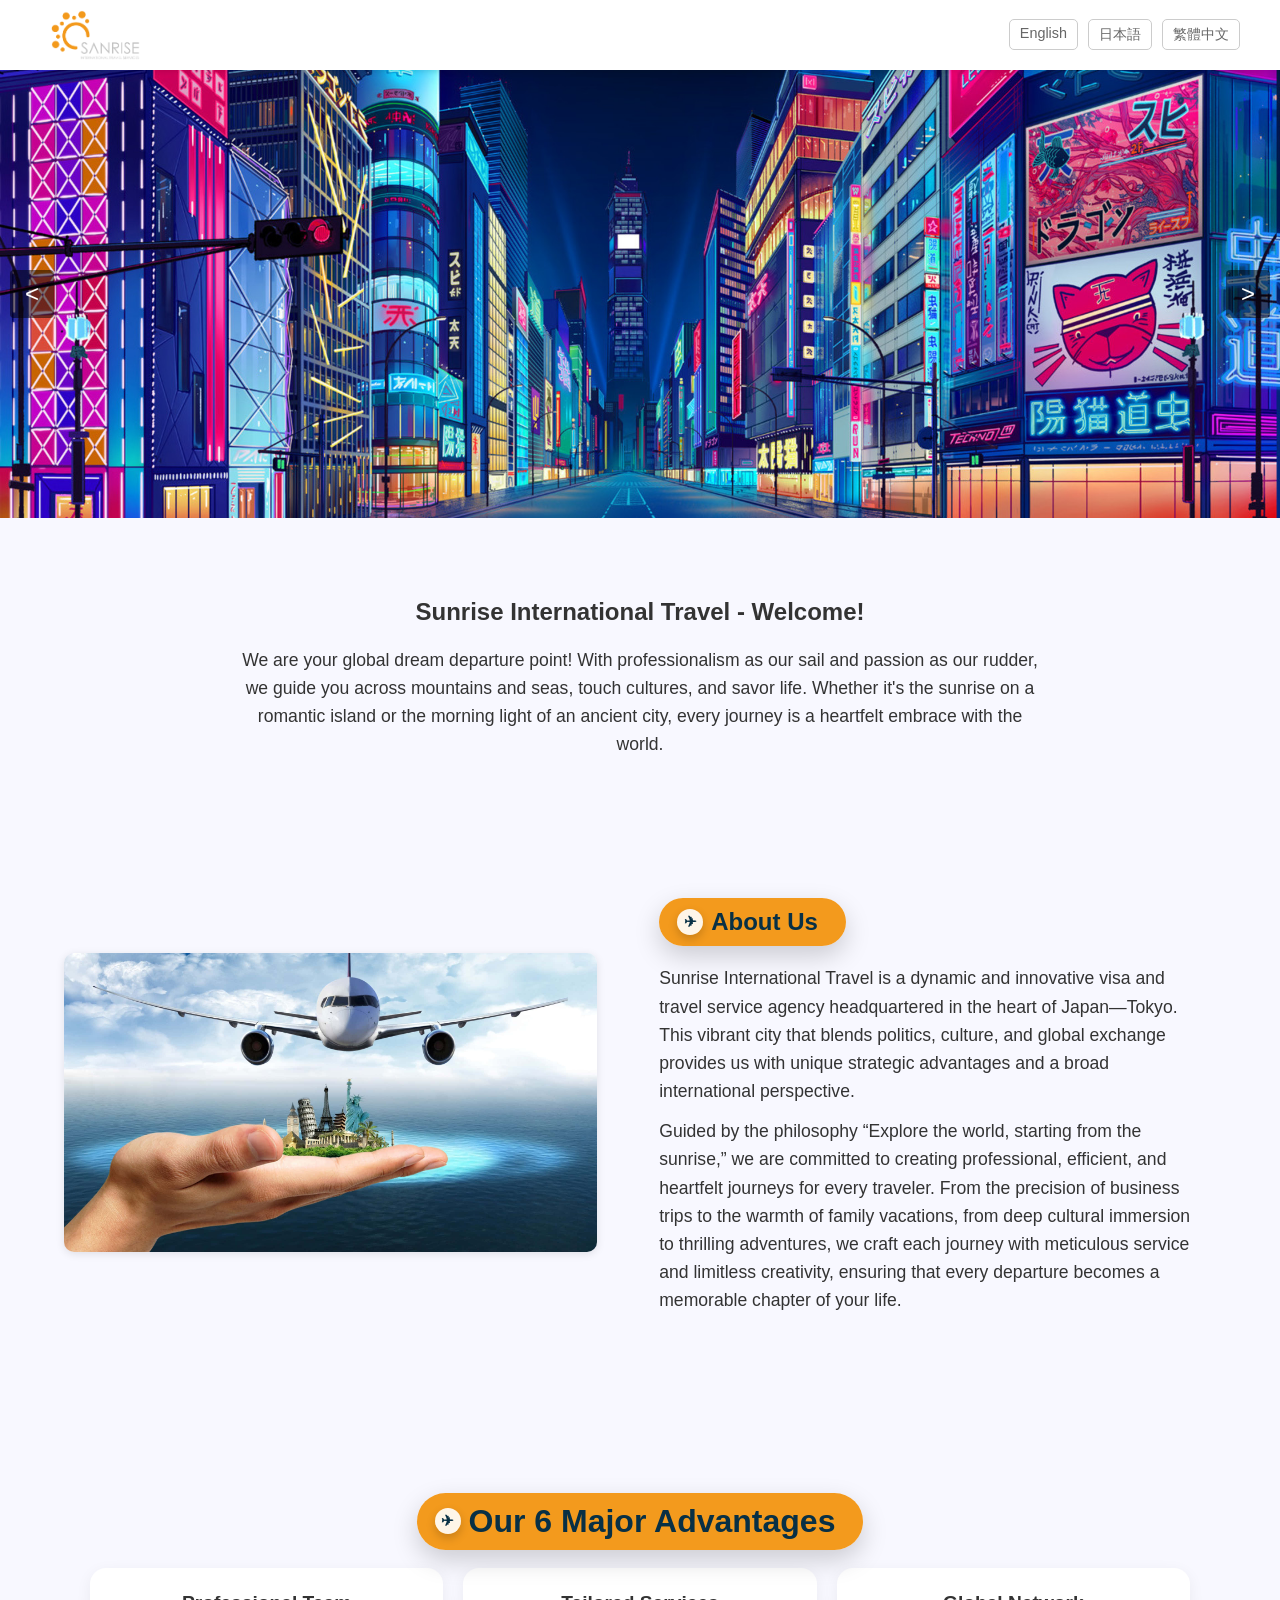
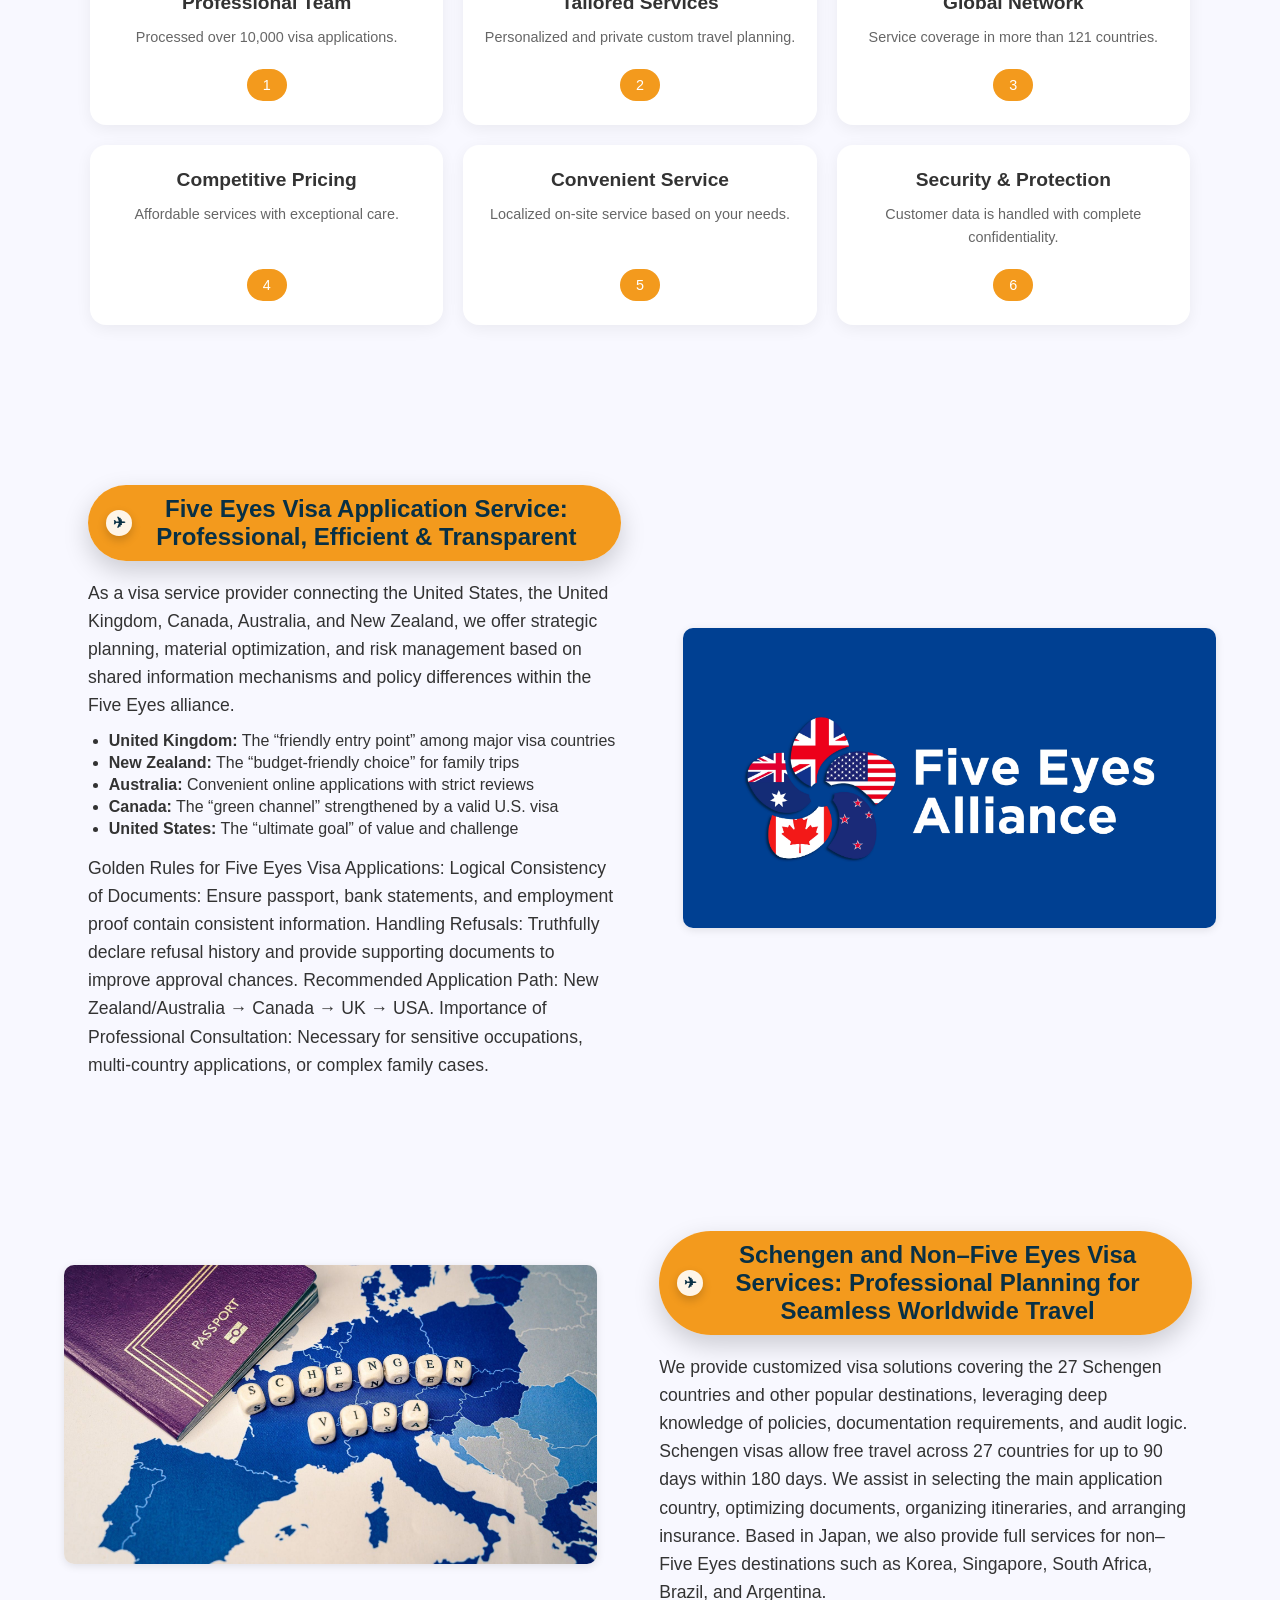
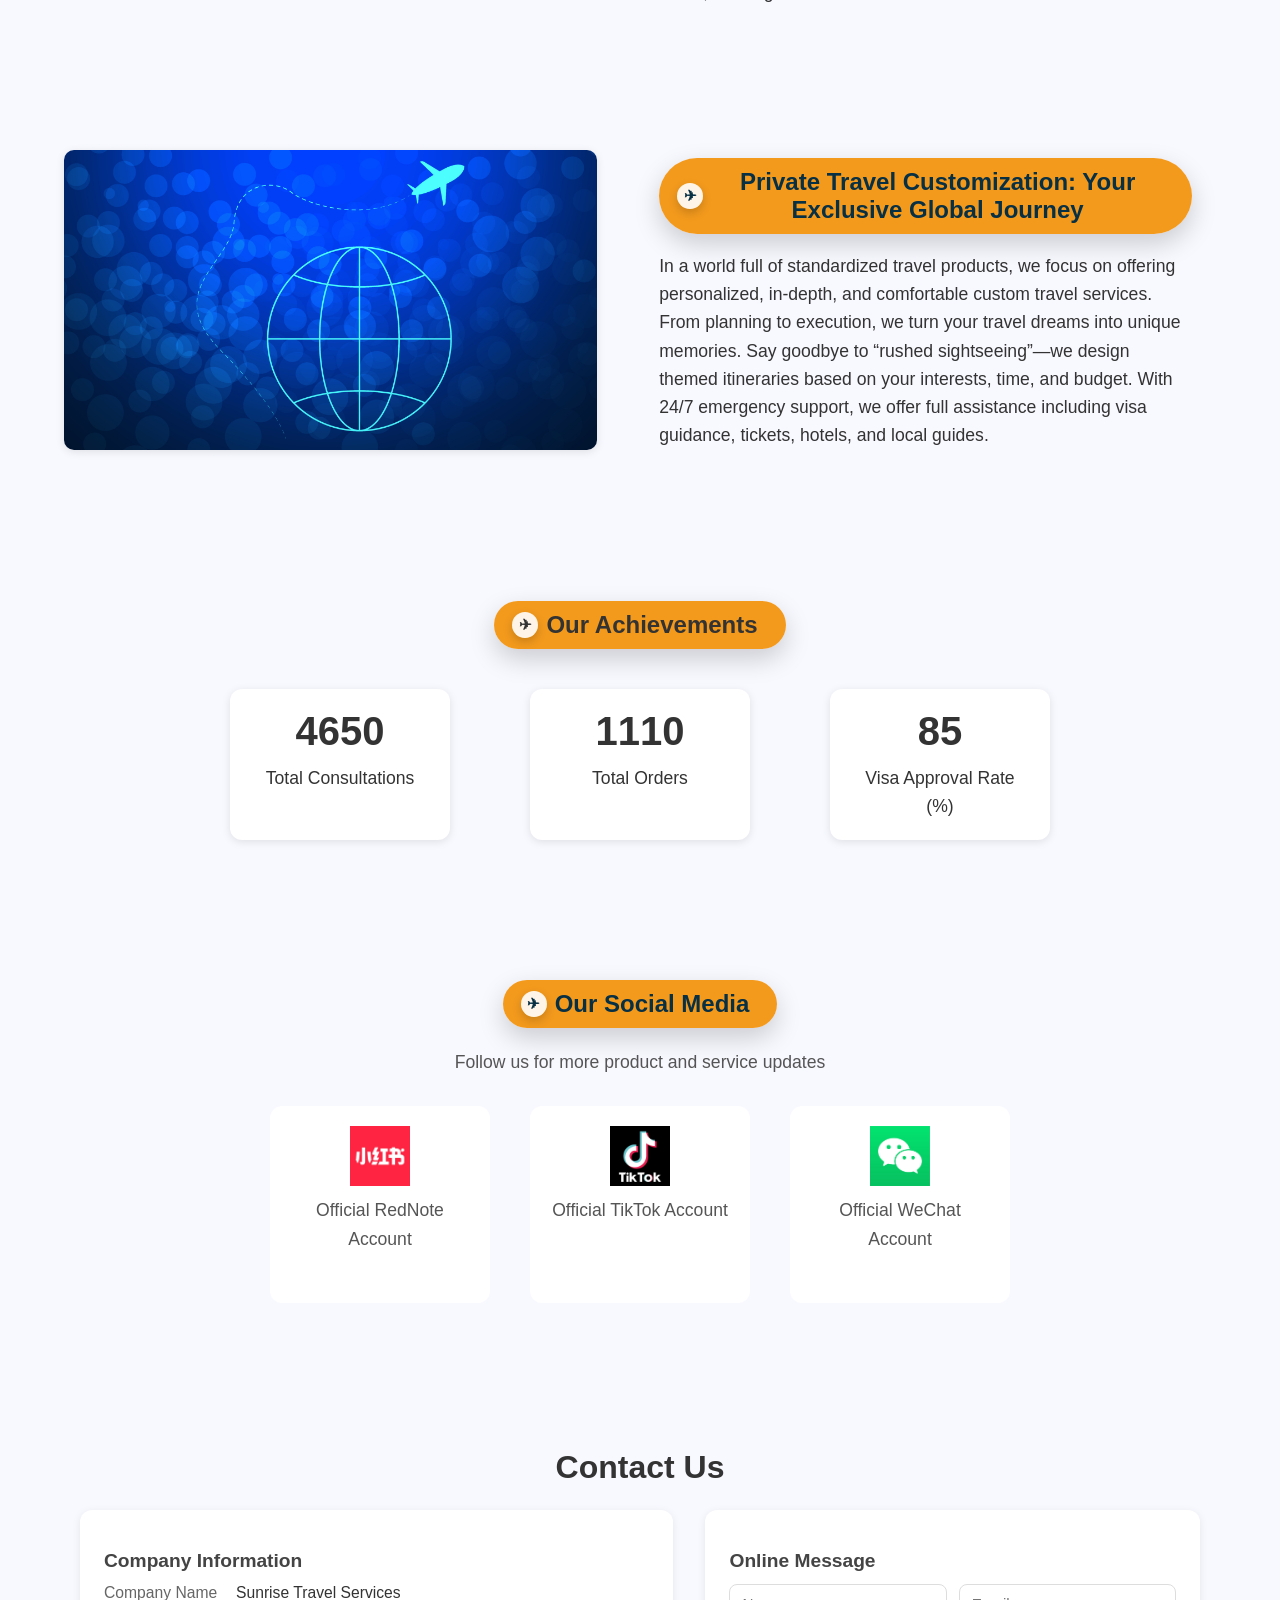
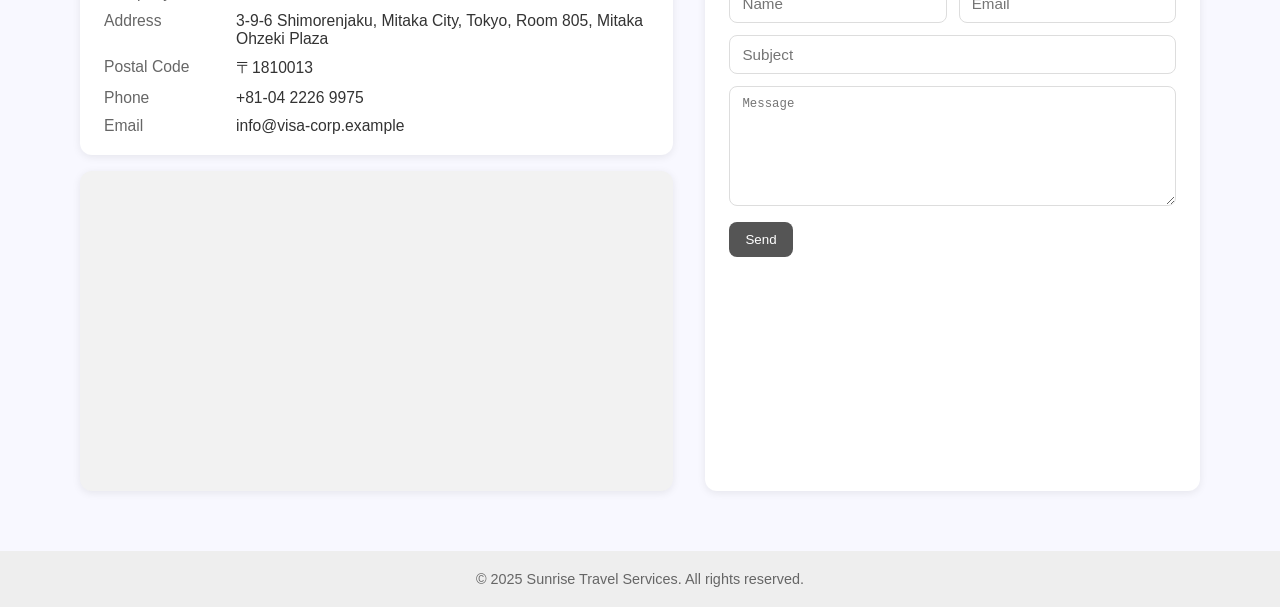
<file: index.html>
<!DOCTYPE html>
<html lang="en">
<head>
  <meta charset="UTF-8" />
  <meta name="viewport" content="width=device-width, initial-scale=1.0"/>
  <title>Srtravel</title>
    <link rel="stylesheet" href="csses/advantage.css"/>
    <link rel="stylesheet" href="csses/banner.css"/>
    <link rel="stylesheet" href="csses/contact.css"/>
    <link rel="stylesheet" href="csses/footer.css"/>
    <link rel="stylesheet" href="csses/global.css"/>
    <link rel="stylesheet" href="csses/header.css"/>
    <link rel="stylesheet" href="csses/section.css"/>
    <link rel="stylesheet" href="csses/sns.css"/>
    <link rel="stylesheet" href="csses/statistic.css"/>



</head>

<body>
<header>
  <div class="logo">
    <a href="index.html">
      <img src="imgs/logo.png" alt="Visa Corporation Logo">
    </a>
  </div>
  <div class="lang-switch">
    <a href="index.html">English</a>
    <a href="index_jp.html">日本語</a>
    <a href="index_cn.html">繁體中文</a>
  </div>
</header>

<!-- Banner -->
<div class="banner">
  <div class="slides" id="slides">
    <div class="slide"><img src="imgs/tokyo_1.jpg" alt="Banner 1"></div>
    <div class="slide"><img src="imgs/tokyo_2.jpg" alt="Banner 2"></div>
    <div class="slide"><img src="imgs/tokyo_3.jpg" alt="Banner 3"></div>
    <div class="slide"><img src="imgs/tokyo_4.jpg" alt="Banner 4"></div>
    <div class="slide"><img src="imgs/tokyo_5.jpg" alt="Banner 5"></div>
  </div>
  <button class="nav-arrow prev" id="prevBtn" aria-label="Previous slide">&lt;</button>
  <button class="nav-arrow next" id="nextBtn" aria-label="Next slide">&gt;</button>
</div>

<!-- Company Introduction -->
<section class="intro-section">
  <h1>Sunrise International Travel - Welcome!</h1>
  <p>
    We are your global dream departure point! With professionalism as our sail and passion as our rudder, we guide you
    across mountains and seas, touch cultures, and savor life. Whether it's the sunrise on a romantic island or the
    morning light of an ancient city, every journey is a heartfelt embrace with the world.
  </p>
</section>

<section class="main-sections">

  <!-- Features Section 1 -->
  <div class="feature feature-green">
    <img src="imgs/about_us.jpg" alt="Technology">
    <div class="text-box">
      <h2>About Us</h2>
      <p>
        Sunrise International Travel is a dynamic and innovative visa and travel service agency headquartered in the
        heart of Japan—Tokyo. This vibrant city that blends politics, culture, and global exchange provides us with
        unique strategic advantages and a broad international perspective.
      </p>
      <p>
        Guided by the philosophy “Explore the world, starting from the sunrise,” we are committed to creating
        professional, efficient, and heartfelt journeys for every traveler. From the precision of business trips to the
        warmth of family vacations, from deep cultural immersion to thrilling adventures, we craft each journey with
        meticulous service and limitless creativity, ensuring that every departure becomes a memorable chapter of your
        life.
      </p>
    </div>
  </div>

  <!-- Advantages Section -->
  <div class="advantages feature-light" id="advantages">
    <h2>Our 6 Major Advantages</h2>
    <div class="advantage-container">
      <div class="advantage-card">
        <h3>Professional Team</h3>
        <p>Processed over 10,000 visa applications.</p>
        <a class="more-btn">1</a>
      </div>
      <div class="advantage-card">
        <h3>Tailored Services</h3>
        <p>Personalized and private custom travel planning.</p>
        <a  class="more-btn">2</a>
      </div>
      <div class="advantage-card">
        <h3>Global Network</h3>
        <p>Service coverage in more than 121 countries.</p>
        <a class="more-btn">3</a>
      </div>
      <div class="advantage-card">
        <h3>Competitive Pricing</h3>
        <p>Affordable services with exceptional care.</p>
        <a class="more-btn">4</a>
      </div>
      <div class="advantage-card">
        <h3>Convenient Service</h3>
        <p>Localized on-site service based on your needs.</p>
        <a class="more-btn">5</a>
      </div>
      <div class="advantage-card">
        <h3>Security & Protection</h3>
        <p>Customer data is handled with complete confidentiality.</p>
        <a class="more-btn">6</a>
      </div>
    </div>
  </div>

  <!-- Features Section 2 -->
  <div class="feature feature-green">
    <div class="text-box">
      <h2>Five Eyes Visa Application Service: Professional, Efficient & Transparent</h2>
      <p>
        As a visa service provider connecting the United States, the United Kingdom, Canada, Australia, and New Zealand,
        we offer strategic planning, material optimization, and risk management based on shared information mechanisms
        and policy differences within the Five Eyes alliance.
      </p>
      <ul>
        <li><strong>United Kingdom:</strong> The “friendly entry point” among major visa countries</li>
        <li><strong>New Zealand:</strong> The “budget-friendly choice” for family trips</li>
        <li><strong>Australia:</strong> Convenient online applications with strict reviews</li>
        <li><strong>Canada:</strong> The “green channel” strengthened by a valid U.S. visa</li>
        <li><strong>United States:</strong> The “ultimate goal” of value and challenge</li>
      </ul>
      <p>
        Golden Rules for Five Eyes Visa Applications:
        Logical Consistency of Documents: Ensure passport, bank statements, and employment proof contain consistent
        information. Handling Refusals: Truthfully declare refusal history and provide supporting documents to improve
        approval chances. Recommended Application Path: New Zealand/Australia → Canada → UK → USA. Importance of
        Professional Consultation: Necessary for sensitive occupations, multi-country applications, or complex family
        cases.
      </p>
    </div>
    <img src="imgs/five_eyes.jpg" alt="Manufacturing">
  </div>

  <!-- Features Section 3 -->
  <div class="feature feature-light">
    <img src="imgs/schengen.jpg" alt="R&D">
    <div class="text-box">
      <h2>Schengen and Non–Five Eyes Visa Services: Professional Planning for Seamless Worldwide Travel</h2>
      <p>
        We provide customized visa solutions covering the 27 Schengen countries and other popular destinations,
        leveraging deep knowledge of policies, documentation requirements, and audit logic. Schengen visas allow free
        travel across 27 countries for up to 90 days within 180 days. We assist in selecting the main application
        country, optimizing documents, organizing itineraries, and arranging insurance. Based in Japan, we also provide
        full services for non–Five Eyes destinations such as Korea, Singapore, South Africa, Brazil, and Argentina.
      </p>
    </div>
  </div>

  <!-- Features Section 4 -->
  <div class="feature feature-green">
    <img src="imgs/personalized.jpg" alt="R&D">
    <div class="text-box">
      <h2>Private Travel Customization: Your Exclusive Global Journey</h2>
      <p>
        In a world full of standardized travel products, we focus on offering personalized, in-depth, and comfortable
        custom travel services. From planning to execution, we turn your travel dreams into unique memories. Say goodbye
        to “rushed sightseeing”—we design themed itineraries based on your interests, time, and budget. With 24/7
        emergency support, we offer full assistance including visa guidance, tickets, hotels, and local guides.
      </p>
    </div>
  </div>

  <!-- Statistics Section -->
  <div class="statistics feature-light">
    <h2>Our Achievements</h2>
    <div class="stats-container">
      <div class="stat">
        <span class="number" data-target="5000">0</span>
        <p>Total Consultations</p>
      </div>
      <div class="stat">
        <span class="number" data-target="1200">0</span>
        <p>Total Orders</p>
      </div>
      <div class="stat">
        <span class="number" data-target="85">0</span>
        <p>Visa Approval Rate (%)</p>
      </div>
    </div>
  </div>

  <!-- Social Media Section -->
  <div class="social-media" >
    <h2>Our Social Media</h2>
    <p>Follow us for more product and service updates</p>
    <div class="social-icons">
      <div class="social-card">
        <img src="imgs/red_note.jpg" alt="Xiaohongshu">
        <p>Official RedNote Account</p>
        <div class="tooltip">
          <strong>RedNote</strong><br>
          Username：日出Sunrise国际旅行<br>
          ID：Travelers_Visa
        </div>
      </div>
      <div class="social-card">
        <img src="imgs/tiktok.jpg" alt="TikTok">
        <p>Official TikTok Account</p>
        <div class="tooltip">
          <strong>TikTok</strong><br>
          (Coming soon)
        </div>
      </div>
      <div class="social-card">
        <img src="imgs/wechat.jpg" alt="WeChat">
        <p>Official WeChat Account</p>
        <div class="tooltip">
          <strong>Wechat</strong><br>
          ID：srvisa
        </div>
      </div>
    </div>
  </div>

</section>

<!-- Contact Us -->
<section class="contact">
  <h2>Contact Us</h2>
  <div class="contact-grid">
    <!-- Left: Address & Map -->
    <div>
      <div class="contact-card">
        <h3>Company Information</h3>
        <div class="contact-list">
          <div class="label">Company Name</div>
          <div class="value">Sunrise Travel Services</div>

          <div class="label">Address</div>
          <div class="value">
            3-9-6 Shimorenjaku, Mitaka City, Tokyo, Room 805, Mitaka Ohzeki Plaza
          </div>

          <div class="label">Postal Code</div>
          <div class="value">〒1810013</div>

          <div class="label">Phone</div>
          <div class="value">
            <a href="tel:+81-0422269975">+81-04 2226 9975</a>
          </div>

          <div class="label">Email</div>
          <div class="value">info@visa-corp.example</div>
        </div>
      </div>

      <div class="map-wrap">
        <iframe
          loading="lazy"
          allowfullscreen
          referrerpolicy="no-referrer-when-downgrade"
          src="https://www.google.com/maps?q=Tokyo%20Station&output=embed">
        </iframe>
      </div>
    </div>

    <!-- Right: Message Form -->
    <form class="contact-form">
      <h3>Online Message</h3>
      <div class="row">
        <input type="text" name="name" placeholder="Name" required>
        <input type="email" name="email" placeholder="Email" required>
      </div>
      <input type="text" name="subject" placeholder="Subject" style="margin-bottom:12px;">
      <textarea name="message" placeholder="Message" required></textarea>
      <div style="margin-top:12px;">
        <button type="submit">Send</button>
      </div>
    </form>
  </div>
</section>

<!-- 数字自增 -->
<script>
  const counters = document.querySelectorAll('.number');
  counters.forEach(counter => {
    const updateCount = () => {
      const target = +counter.getAttribute('data-target');
      const count = +counter.innerText;
      const speed = 200;
      const increment = target / speed;
      if (count < target) {
        counter.innerText = Math.ceil(count + increment);
        setTimeout(updateCount, 10);
      } else {
        counter.innerText = target;
      }
    };
    updateCount();
  });
</script>

<!-- Banner 淡入淡出轮播 -->
<script>
  const stay = 3000; // ms
  const slidesContainer = document.getElementById('slides');
  const prevButton = document.getElementById('prevBtn');
  const nextButton = document.getElementById('nextBtn');
  const slides = Array.from(slidesContainer.children);
  const totalSlides = slides.length;
  let currentSlideIndex = 0;

  function goTo(newIndex) {
    slides.forEach(slide => slide.classList.remove('active'));
    if (newIndex >= totalSlides) {
      currentSlideIndex = 0;
    } else if (newIndex < 0) {
      currentSlideIndex = totalSlides - 1;
    } else {
      currentSlideIndex = newIndex;
    }
    slides[currentSlideIndex].classList.add('active');
  }

  function autoPlay() {
    goTo(currentSlideIndex + 1);
  }

  goTo(0); // 初始第一张
  let timer = setInterval(autoPlay, stay);

  slidesContainer.addEventListener('mouseenter', () => clearInterval(timer));
  slidesContainer.addEventListener('mouseleave', () => {
    timer = setInterval(autoPlay, stay);
  });

  function slideManually(direction) {
    clearInterval(timer);
    const newIndex = direction === 'next'
      ? currentSlideIndex + 1
      : currentSlideIndex - 1;
    goTo(newIndex);
    timer = setInterval(autoPlay, stay);
  }

  prevButton.addEventListener('click', () => slideManually('prev'));
  nextButton.addEventListener('click', () => slideManually('next'));
</script>

<footer>
  © 2025 Sunrise Travel Services. All rights reserved.
</footer>
</body>
</html>
</file>
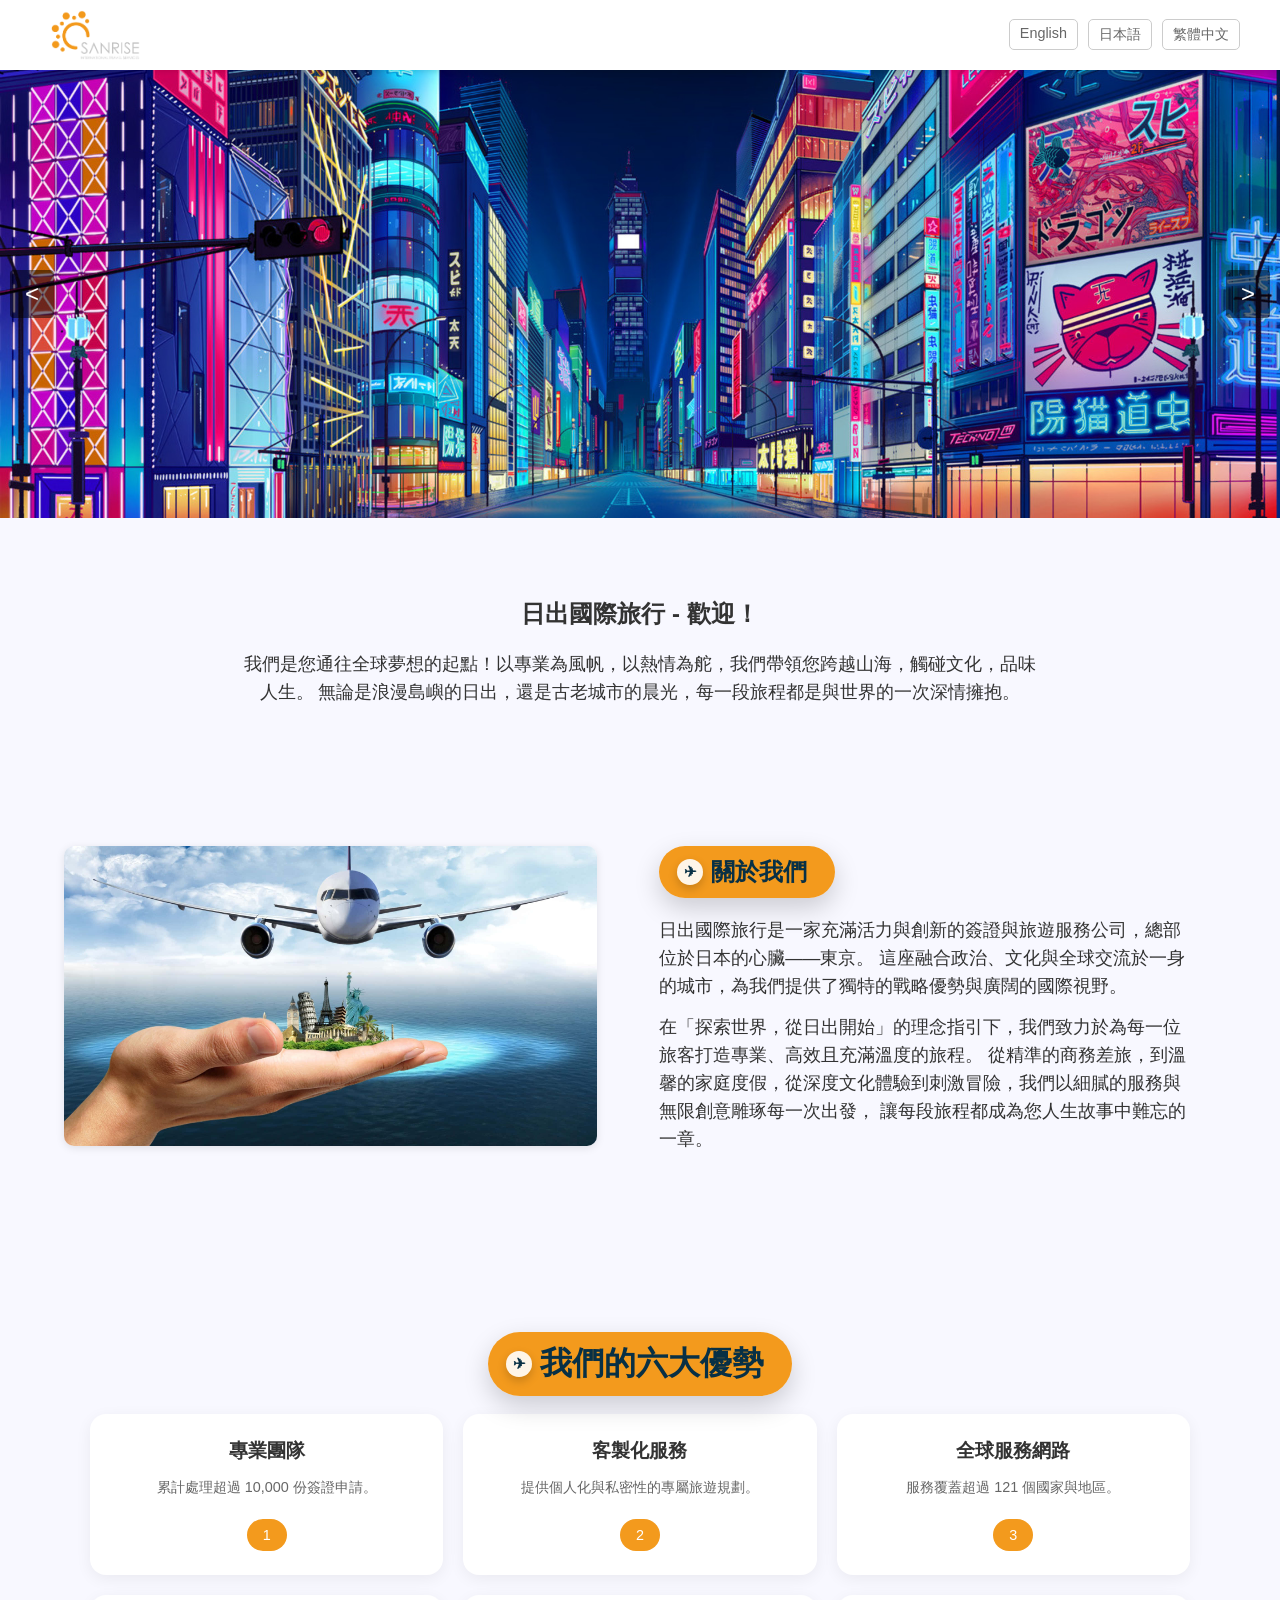
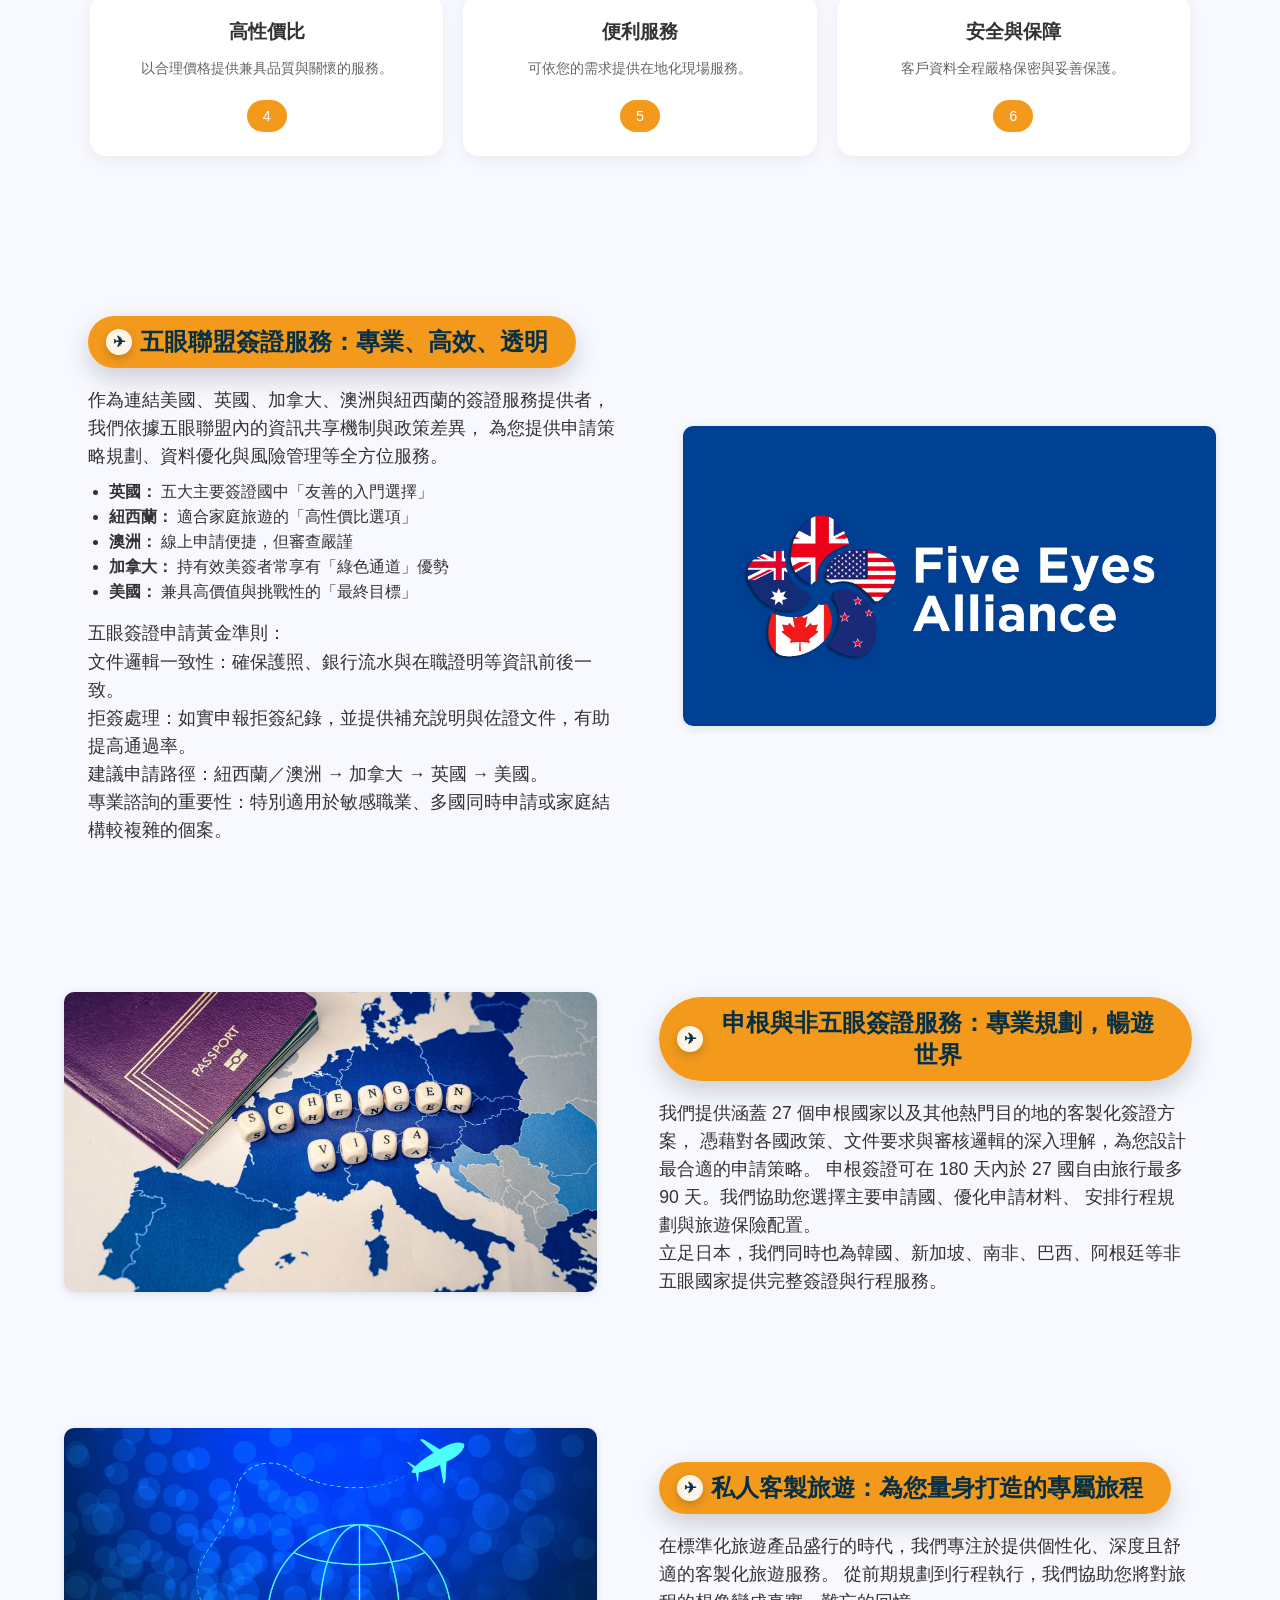
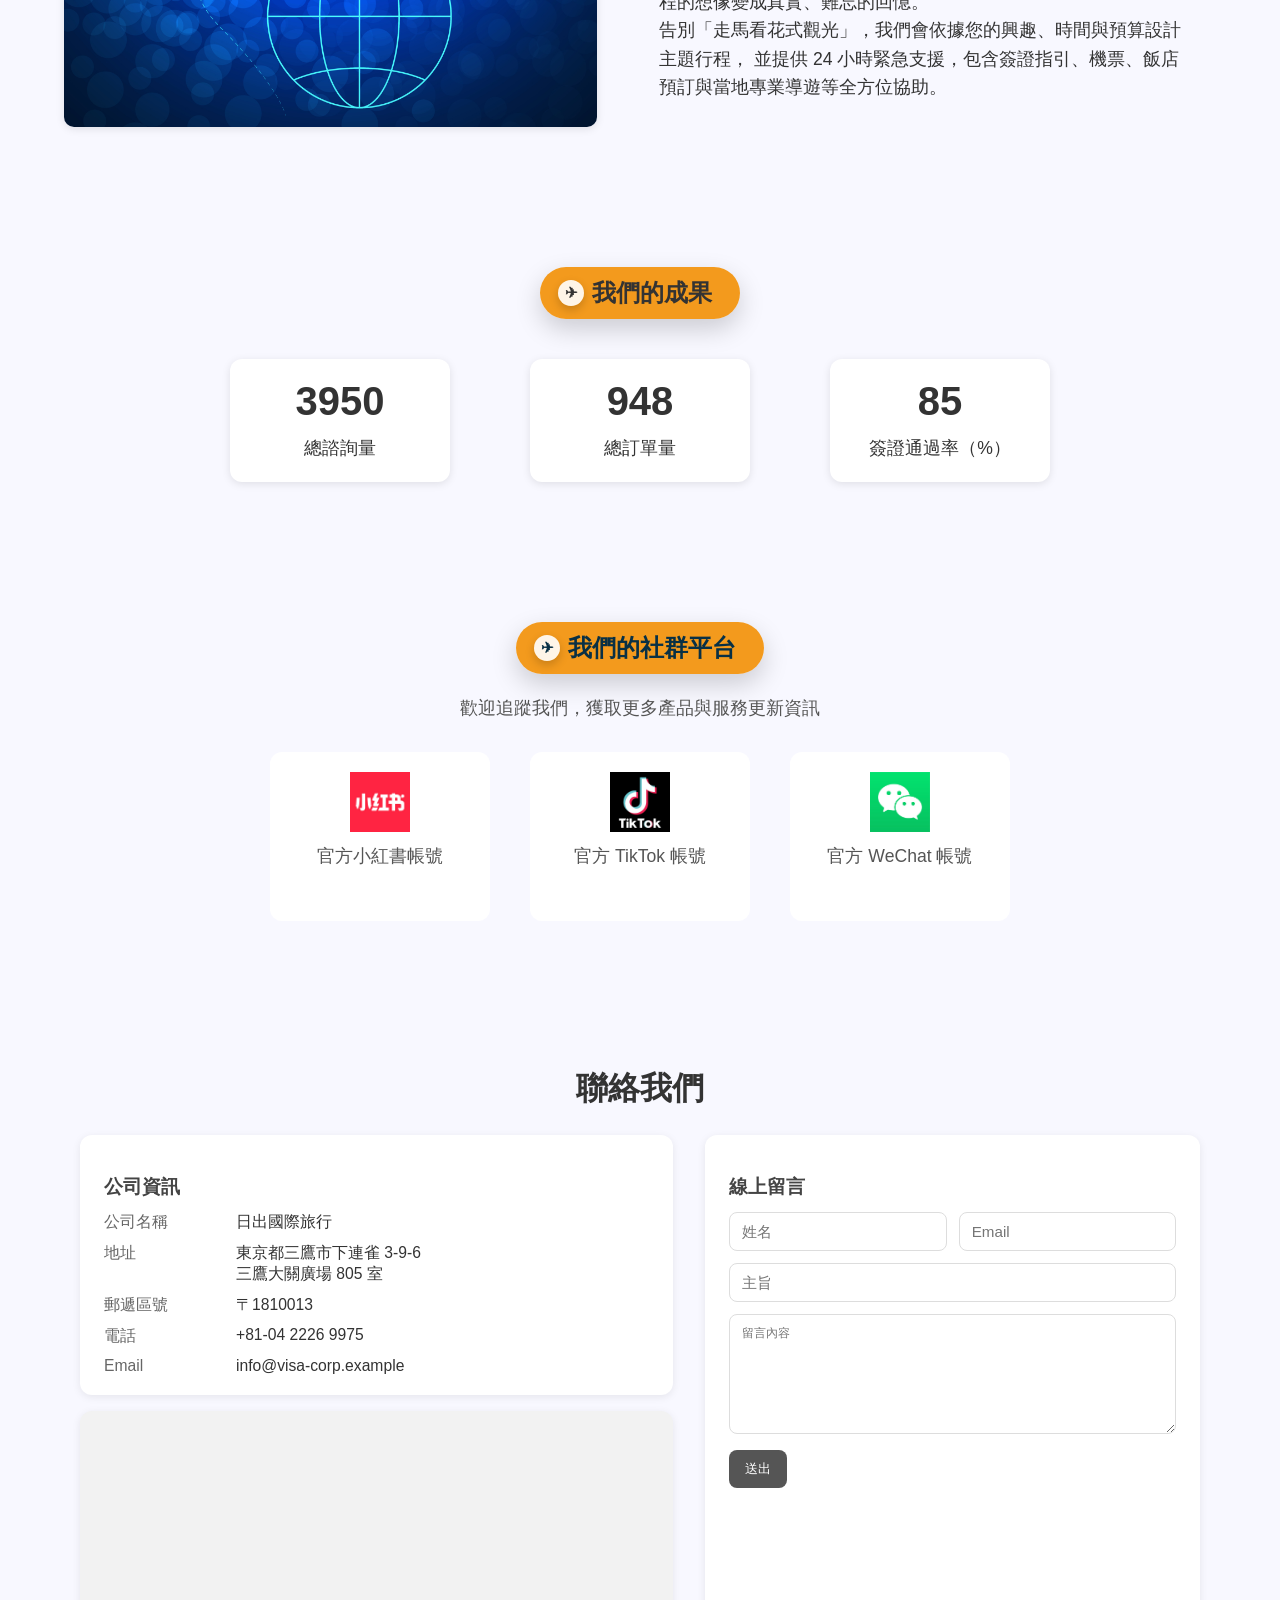
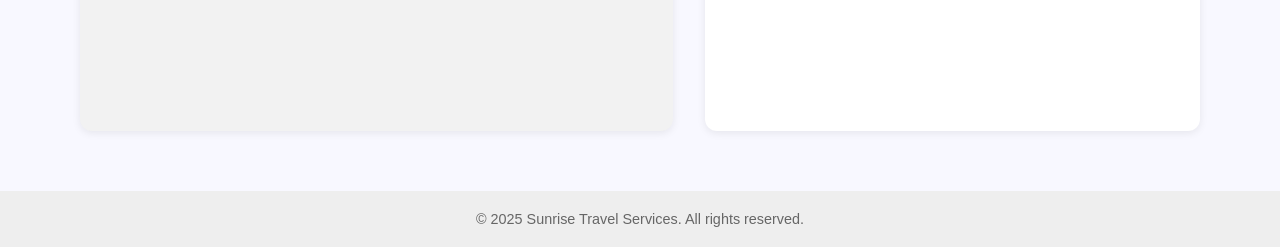
<file: index_cn.html>
<!DOCTYPE html>
<html lang="en">
<head>
  <meta charset="UTF-8" />
  <meta name="viewport" content="width=device-width, initial-scale=1.0"/>
  <title>日出國際旅行</title>
  <link rel="stylesheet" href="csses/advantage.css"/>
  <link rel="stylesheet" href="csses/banner.css"/>
  <link rel="stylesheet" href="csses/contact.css"/>
  <link rel="stylesheet" href="csses/footer.css"/>
  <link rel="stylesheet" href="csses/global.css"/>
  <link rel="stylesheet" href="csses/header.css"/>
  <link rel="stylesheet" href="csses/section.css"/>
  <link rel="stylesheet" href="csses/sns.css"/>
  <link rel="stylesheet" href="csses/statistic.css"/>
</head>

<body>
<header>
  <div class="logo">
    <a href="index_cn.html">
      <img src="imgs/logo.png" alt="Visa Corporation Logo">
    </a>
  </div>
  <div class="lang-switch">
    <a href="index.html">English</a>
    <a href="index_jp.html">日本語</a>
    <a href="index_cn.html">繁體中文</a>
  </div>
</header>

<!-- Banner -->
<div class="banner">
  <div class="slides" id="slides">
    <div class="slide"><img src="imgs/tokyo_1.jpg" alt="Banner 1"></div>
    <div class="slide"><img src="imgs/tokyo_2.jpg" alt="Banner 2"></div>
    <div class="slide"><img src="imgs/tokyo_3.jpg" alt="Banner 3"></div>
    <div class="slide"><img src="imgs/tokyo_4.jpg" alt="Banner 4"></div>
    <div class="slide"><img src="imgs/tokyo_5.jpg" alt="Banner 5"></div>
  </div>
  <button class="nav-arrow prev" id="prevBtn" aria-label="Previous slide">&lt;</button>
  <button class="nav-arrow next" id="nextBtn" aria-label="Next slide">&gt;</button>
</div>

<!-- Company Introduction -->
<section class="intro-section">
  <h1>日出國際旅行 - 歡迎！</h1>
  <p>
    我們是您通往全球夢想的起點！以專業為風帆，以熱情為舵，我們帶領您跨越山海，觸碰文化，品味人生。
    無論是浪漫島嶼的日出，還是古老城市的晨光，每一段旅程都是與世界的一次深情擁抱。
  </p>
</section>

<section class="main-sections">

  <!-- Features Section 1 -->
  <div class="feature feature-green">
    <img src="imgs/about_us.jpg" alt="Technology">
    <div class="text-box">
      <h2>關於我們</h2>
      <p>
        日出國際旅行是一家充滿活力與創新的簽證與旅遊服務公司，總部位於日本的心臟——東京。
        這座融合政治、文化與全球交流於一身的城市，為我們提供了獨特的戰略優勢與廣闊的國際視野。
      </p>
      <p>
        在「探索世界，從日出開始」的理念指引下，我們致力於為每一位旅客打造專業、高效且充滿溫度的旅程。
        從精準的商務差旅，到溫馨的家庭度假，從深度文化體驗到刺激冒險，我們以細膩的服務與無限創意雕琢每一次出發，
        讓每段旅程都成為您人生故事中難忘的一章。
      </p>
    </div>
  </div>

  <!-- Advantages Section -->
  <div class="advantages feature-light" id="advantages">
    <h2>我們的六大優勢</h2>
    <div class="advantage-container">
      <div class="advantage-card">
        <h3>專業團隊</h3>
        <p>累計處理超過 10,000 份簽證申請。</p>
        <a class="more-btn">1</a>
      </div>
      <div class="advantage-card">
        <h3>客製化服務</h3>
        <p>提供個人化與私密性的專屬旅遊規劃。</p>
        <a class="more-btn">2</a>
      </div>
      <div class="advantage-card">
        <h3>全球服務網路</h3>
        <p>服務覆蓋超過 121 個國家與地區。</p>
        <a class="more-btn">3</a>
      </div>
      <div class="advantage-card">
        <h3>高性價比</h3>
        <p>以合理價格提供兼具品質與關懷的服務。</p>
        <a class="more-btn">4</a>
      </div>
      <div class="advantage-card">
        <h3>便利服務</h3>
        <p>可依您的需求提供在地化現場服務。</p>
        <a class="more-btn">5</a>
      </div>
      <div class="advantage-card">
        <h3>安全與保障</h3>
        <p>客戶資料全程嚴格保密與妥善保護。</p>
        <a class="more-btn">6</a>
      </div>
    </div>
  </div>

  <!-- Features Section 2 -->
  <div class="feature feature-green">
    <div class="text-box">
      <h2>五眼聯盟簽證服務：專業、高效、透明</h2>
      <p>
        作為連結美國、英國、加拿大、澳洲與紐西蘭的簽證服務提供者，我們依據五眼聯盟內的資訊共享機制與政策差異，
        為您提供申請策略規劃、資料優化與風險管理等全方位服務。
      </p>
      <ul>
        <li><strong>英國：</strong> 五大主要簽證國中「友善的入門選擇」</li>
        <li><strong>紐西蘭：</strong> 適合家庭旅遊的「高性價比選項」</li>
        <li><strong>澳洲：</strong> 線上申請便捷，但審查嚴謹</li>
        <li><strong>加拿大：</strong> 持有效美簽者常享有「綠色通道」優勢</li>
        <li><strong>美國：</strong> 兼具高價值與挑戰性的「最終目標」</li>
      </ul>
      <p>
        五眼簽證申請黃金準則：<br>
        文件邏輯一致性：確保護照、銀行流水與在職證明等資訊前後一致。<br>
        拒簽處理：如實申報拒簽紀錄，並提供補充說明與佐證文件，有助提高通過率。<br>
        建議申請路徑：紐西蘭／澳洲 → 加拿大 → 英國 → 美國。<br>
        專業諮詢的重要性：特別適用於敏感職業、多國同時申請或家庭結構較複雜的個案。
      </p>
    </div>
    <img src="imgs/five_eyes.jpg" alt="Manufacturing">
  </div>

  <!-- Features Section 3 -->
  <div class="feature feature-light">
    <img src="imgs/schengen.jpg" alt="R&D">
    <div class="text-box">
      <h2>申根與非五眼簽證服務：專業規劃，暢遊世界</h2>
      <p>
        我們提供涵蓋 27 個申根國家以及其他熱門目的地的客製化簽證方案，
        憑藉對各國政策、文件要求與審核邏輯的深入理解，為您設計最合適的申請策略。
        申根簽證可在 180 天內於 27 國自由旅行最多 90 天。我們協助您選擇主要申請國、優化申請材料、
        安排行程規劃與旅遊保險配置。<br>
        立足日本，我們同時也為韓國、新加坡、南非、巴西、阿根廷等非五眼國家提供完整簽證與行程服務。
      </p>
    </div>
  </div>

  <!-- Features Section 4 -->
  <div class="feature feature-green">
    <img src="imgs/personalized.jpg" alt="R&D">
    <div class="text-box">
      <h2>私人客製旅遊：為您量身打造的專屬旅程</h2>
      <p>
        在標準化旅遊產品盛行的時代，我們專注於提供個性化、深度且舒適的客製化旅遊服務。
        從前期規劃到行程執行，我們協助您將對旅程的想像變成真實、難忘的回憶。<br>
        告別「走馬看花式觀光」，我們會依據您的興趣、時間與預算設計主題行程，
        並提供 24 小時緊急支援，包含簽證指引、機票、飯店預訂與當地專業導遊等全方位協助。
      </p>
    </div>
  </div>

  <!-- Statistics Section -->
  <div class="statistics feature-light">
    <h2>我們的成果</h2>
    <div class="stats-container">
      <div class="stat">
        <span class="number" data-target="5000">0</span>
        <p>總諮詢量</p>
      </div>
      <div class="stat">
        <span class="number" data-target="1200">0</span>
        <p>總訂單量</p>
      </div>
      <div class="stat">
        <span class="number" data-target="85">0</span>
        <p>簽證通過率（%）</p>
      </div>
    </div>
  </div>

  <!-- Social Media Section -->
  <div class="social-media">
    <h2>我們的社群平台</h2>
    <p>歡迎追蹤我們，獲取更多產品與服務更新資訊</p>
    <div class="social-icons">
      <div class="social-card">
        <img src="imgs/red_note.jpg" alt="Xiaohongshu">
        <p>官方小紅書帳號</p>
        <div class="tooltip">
          <strong>小紅書</strong><br>
          用戶名：日出Sunrise國際旅行<br>
          ID：Travelers_Visa
        </div>
      </div>
      <div class="social-card">
        <img src="imgs/tiktok.jpg" alt="TikTok">
        <p>官方 TikTok 帳號</p>
        <div class="tooltip">
          <strong>TikTok</strong><br>
          （即將上線）
        </div>
      </div>
      <div class="social-card">
        <img src="imgs/wechat.jpg" alt="WeChat">
        <p>官方 WeChat 帳號</p>
        <div class="tooltip">
          <strong>WeChat</strong><br>
          ID：srvisa
        </div>
      </div>
    </div>
  </div>

</section>

<!-- Contact Us -->
<section class="contact">
  <h2>聯絡我們</h2>
  <div class="contact-grid">
    <!-- Left: Address & Map -->
    <div>
      <div class="contact-card">
        <h3>公司資訊</h3>
        <div class="contact-list">
          <div class="label">公司名稱</div>
          <div class="value">日出國際旅行</div>

          <div class="label">地址</div>
          <div class="value">
            東京都三鷹市下連雀 3-9-6<br>
            三鷹大關廣場 805 室
          </div>

          <div class="label">郵遞區號</div>
          <div class="value">〒1810013</div>

          <div class="label">電話</div>
          <div class="value">
            <a href="tel:+81-0422269975">+81-04 2226 9975</a>
          </div>

          <div class="label">Email</div>
          <div class="value">info@visa-corp.example</div>
        </div>
      </div>

      <div class="map-wrap">
        <iframe
          loading="lazy"
          allowfullscreen
          referrerpolicy="no-referrer-when-downgrade"
          src="https://www.google.com/maps?q=Tokyo%20Station&output=embed">
        </iframe>
      </div>
    </div>

    <!-- Right: Message Form -->
    <form class="contact-form">
      <h3>線上留言</h3>
      <div class="row">
        <input type="text" name="name" placeholder="姓名" required>
        <input type="email" name="email" placeholder="Email" required>
      </div>
      <input type="text" name="subject" placeholder="主旨" style="margin-bottom:12px;">
      <textarea name="message" placeholder="留言內容" required></textarea>
      <div style="margin-top:12px;">
        <button type="submit">送出</button>
      </div>
    </form>
  </div>
</section>

<!-- 數字自增 -->
<script>
  const counters = document.querySelectorAll('.number');
  counters.forEach(counter => {
    const updateCount = () => {
      const target = +counter.getAttribute('data-target');
      const count = +counter.innerText;
      const speed = 200;
      const increment = target / speed;
      if (count < target) {
        counter.innerText = Math.ceil(count + increment);
        setTimeout(updateCount, 10);
      } else {
        counter.innerText = target;
      }
    };
    updateCount();
  });
</script>

<!-- Banner 淡入淡出輪播 -->
<script>
  const stay = 3000; // ms
  const slidesContainer = document.getElementById('slides');
  const prevButton = document.getElementById('prevBtn');
  const nextButton = document.getElementById('nextBtn');
  const slides = Array.from(slidesContainer.children);
  const totalSlides = slides.length;
  let currentSlideIndex = 0;

  function goTo(newIndex) {
    slides.forEach(slide => slide.classList.remove('active'));
    if (newIndex >= totalSlides) {
      currentSlideIndex = 0;
    } else if (newIndex < 0) {
      currentSlideIndex = totalSlides - 1;
    } else {
      currentSlideIndex = newIndex;
    }
    slides[currentSlideIndex].classList.add('active');
  }

  function autoPlay() {
    goTo(currentSlideIndex + 1);
  }

  goTo(0); // 初始第一張
  let timer = setInterval(autoPlay, stay);

  slidesContainer.addEventListener('mouseenter', () => clearInterval(timer));
  slidesContainer.addEventListener('mouseleave', () => {
    timer = setInterval(autoPlay, stay);
  });

  function slideManually(direction) {
    clearInterval(timer);
    const newIndex = direction === 'next'
      ? currentSlideIndex + 1
      : currentSlideIndex - 1;
    goTo(newIndex);
    timer = setInterval(autoPlay, stay);
  }

  prevButton.addEventListener('click', () => slideManually('prev'));
  nextButton.addEventListener('click', () => slideManually('next'));
</script>

<footer>
  © 2025 Sunrise Travel Services. All rights reserved.
</footer>
</body>
</html>
</file>
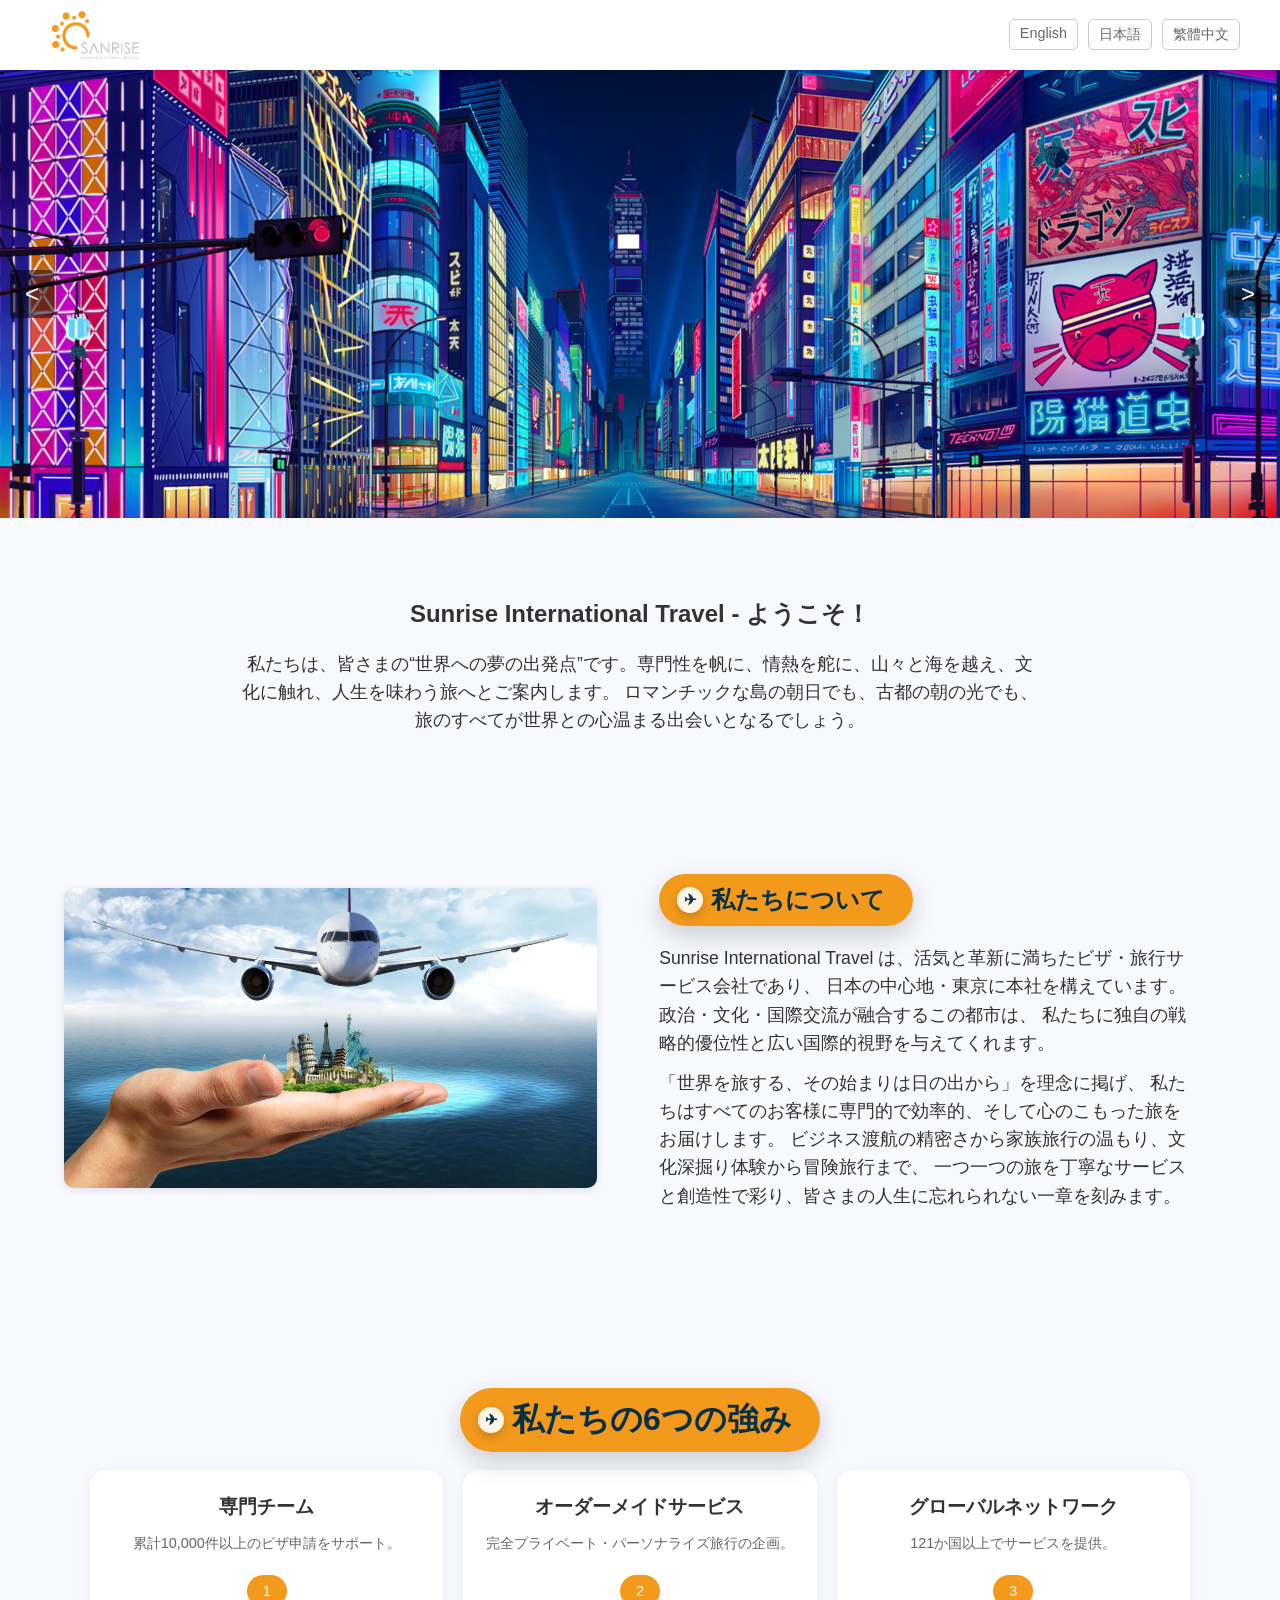
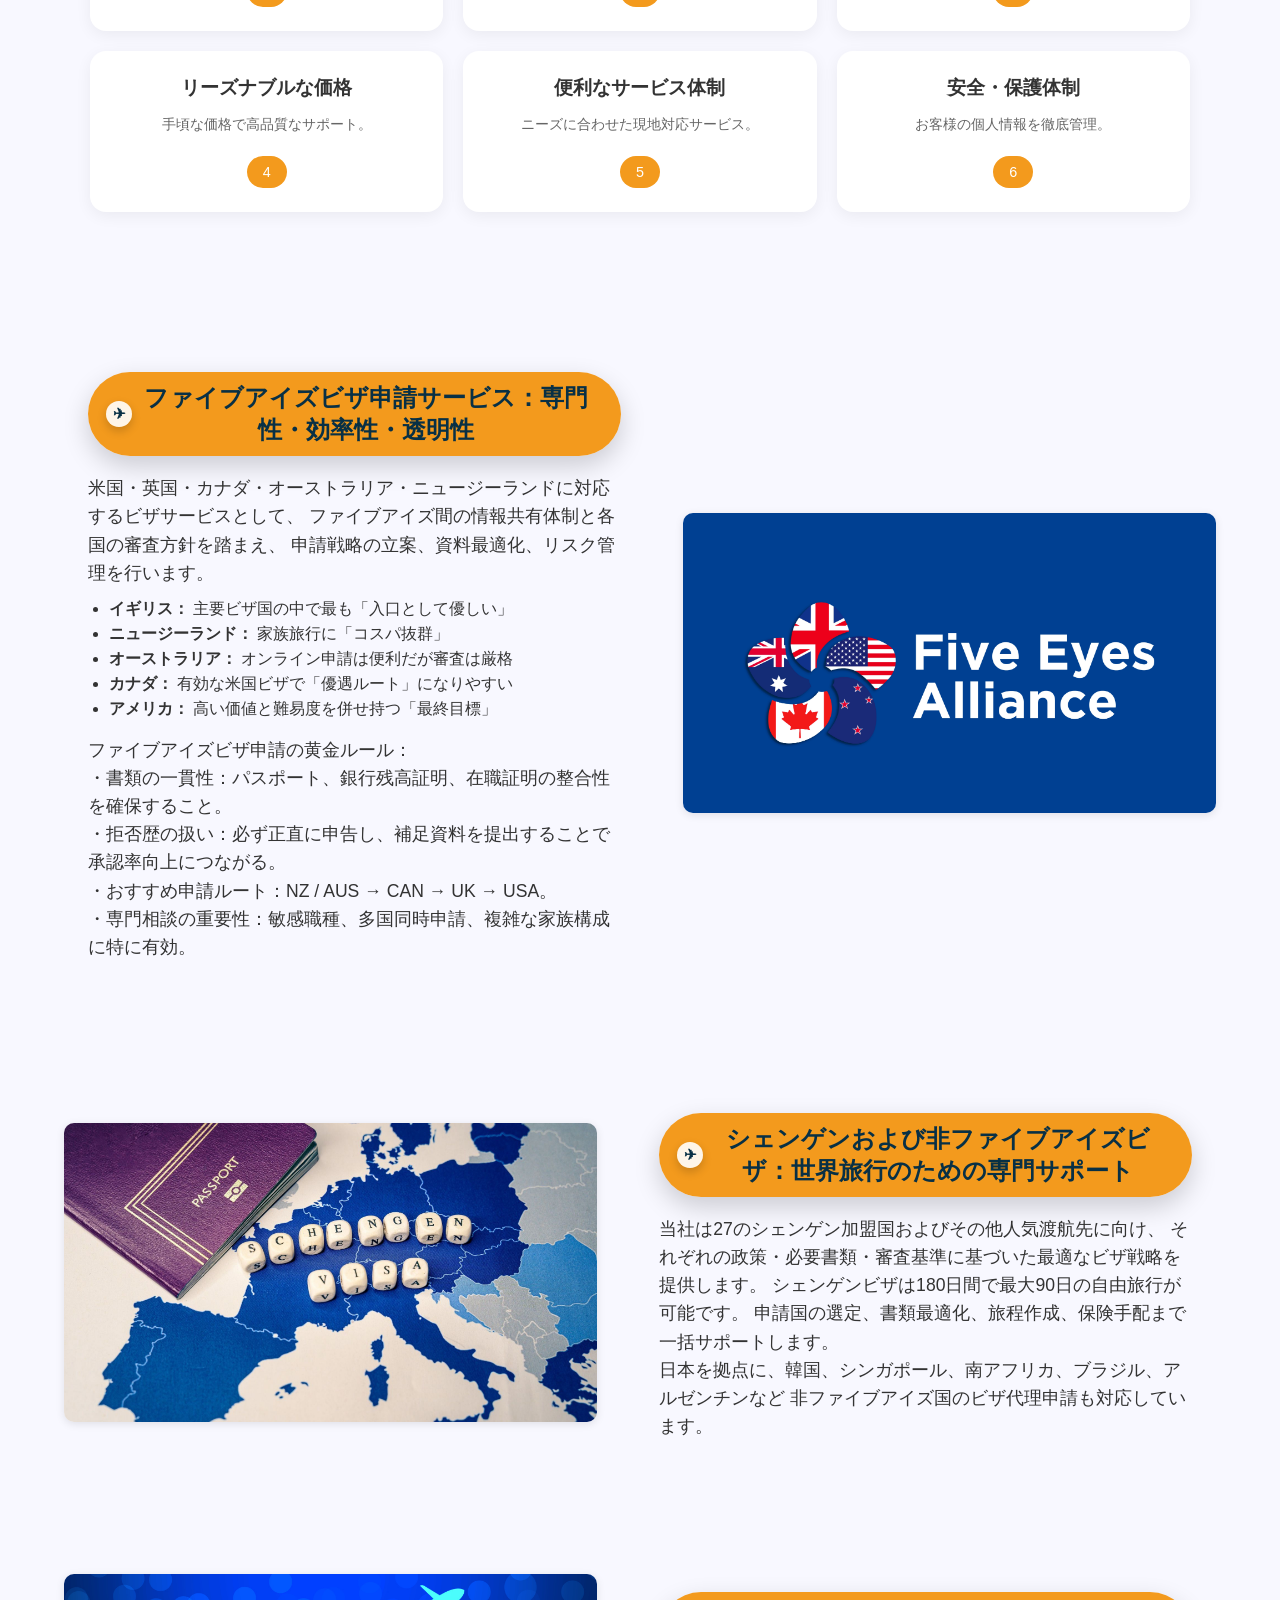
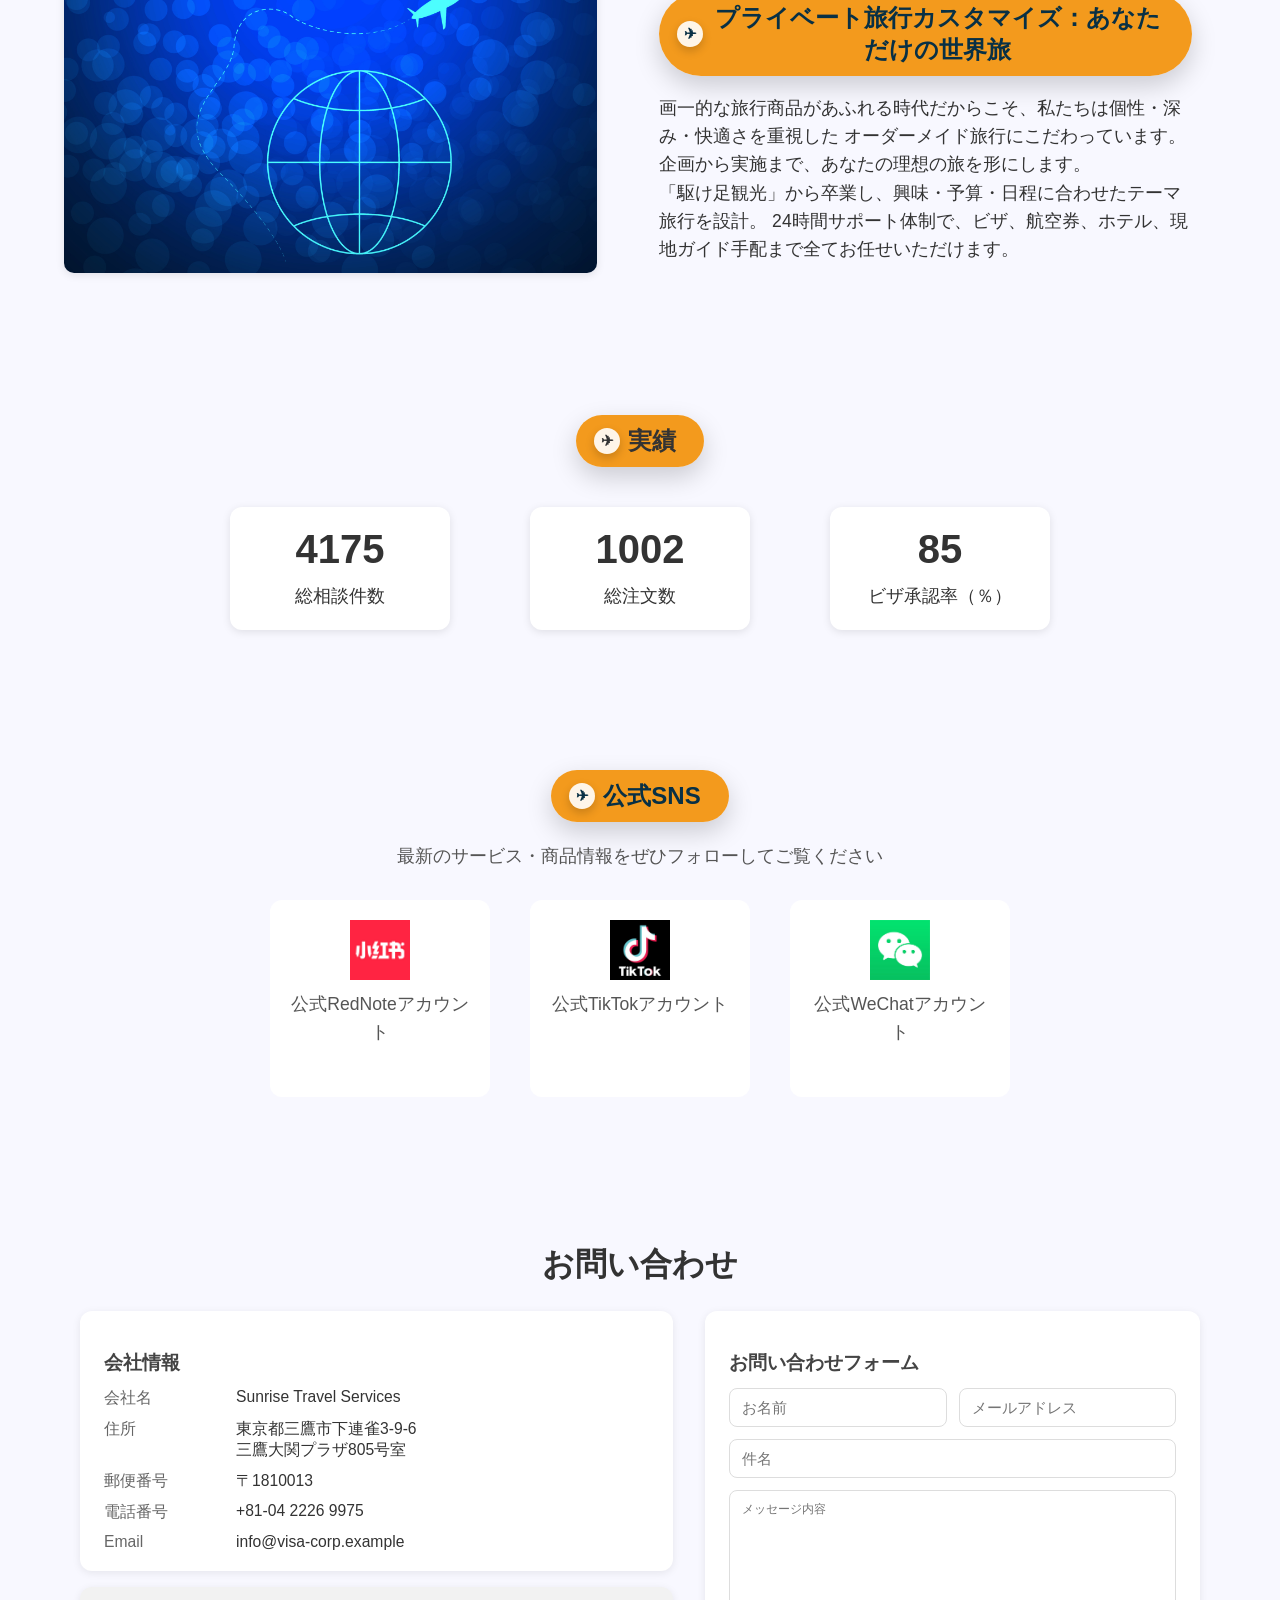
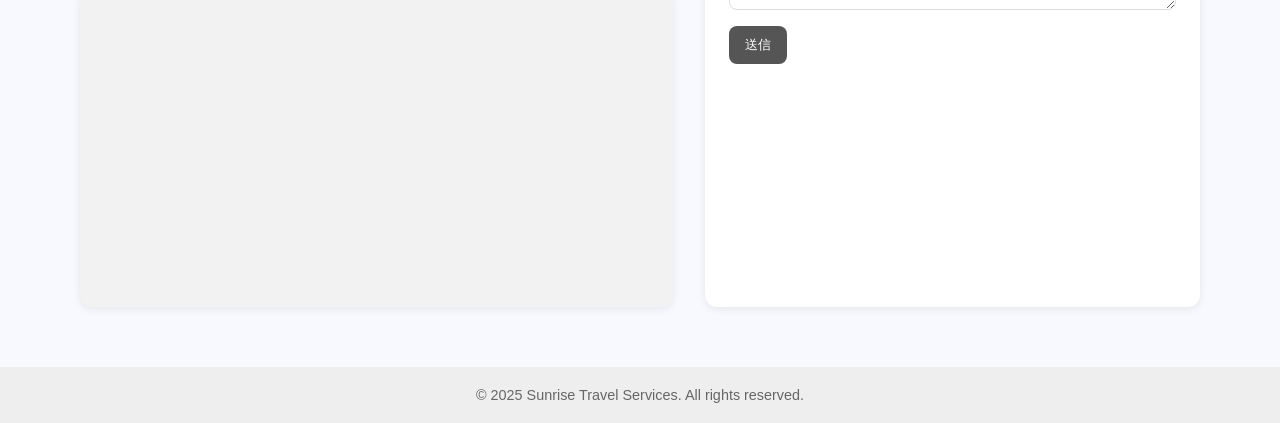
<file: index_jp.html>
<!DOCTYPE html>
<html lang="ja">
<head>
  <meta charset="UTF-8" />
  <meta name="viewport" content="width=device-width, initial-scale=1.0"/>
  <title>Srtravel</title>
  <link rel="stylesheet" href="csses/advantage.css"/>
  <link rel="stylesheet" href="csses/banner.css"/>
  <link rel="stylesheet" href="csses/contact.css"/>
  <link rel="stylesheet" href="csses/footer.css"/>
  <link rel="stylesheet" href="csses/global.css"/>
  <link rel="stylesheet" href="csses/header.css"/>
  <link rel="stylesheet" href="csses/section.css"/>
  <link rel="stylesheet" href="csses/sns.css"/>
  <link rel="stylesheet" href="csses/statistic.css"/>
</head>

<body>
<header>
  <div class="logo">
    <a href="index_jp.html">
      <img src="imgs/logo.png" alt="Visa Corporation Logo">
    </a>
  </div>
  <div class="lang-switch">
    <a href="index.html">English</a>
    <a href="index_jp.html">日本語</a>
    <a href="index_cn.html">繁體中文</a>
  </div>
</header>

<!-- Banner -->
<div class="banner">
  <div class="slides" id="slides">
    <div class="slide"><img src="imgs/tokyo_1.jpg" alt="Banner 1"></div>
    <div class="slide"><img src="imgs/tokyo_2.jpg" alt="Banner 2"></div>
    <div class="slide"><img src="imgs/tokyo_3.jpg" alt="Banner 3"></div>
    <div class="slide"><img src="imgs/tokyo_4.jpg" alt="Banner 4"></div>
    <div class="slide"><img src="imgs/tokyo_5.jpg" alt="Banner 5"></div>
  </div>
  <button class="nav-arrow prev" id="prevBtn" aria-label="Previous slide">&lt;</button>
  <button class="nav-arrow next" id="nextBtn" aria-label="Next slide">&gt;</button>
</div>

<!-- Company Introduction -->
<section class="intro-section">
  <h1>Sunrise International Travel - ようこそ！</h1>
  <p>
    私たちは、皆さまの“世界への夢の出発点”です。専門性を帆に、情熱を舵に、山々と海を越え、文化に触れ、人生を味わう旅へとご案内します。
    ロマンチックな島の朝日でも、古都の朝の光でも、旅のすべてが世界との心温まる出会いとなるでしょう。
  </p>
</section>

<section class="main-sections">

  <!-- Features Section 1 -->
  <div class="feature feature-green">
    <img src="imgs/about_us.jpg" alt="About Us">
    <div class="text-box">
      <h2>私たちについて</h2>
      <p>
        Sunrise International Travel は、活気と革新に満ちたビザ・旅行サービス会社であり、
        日本の中心地・東京に本社を構えています。政治・文化・国際交流が融合するこの都市は、
        私たちに独自の戦略的優位性と広い国際的視野を与えてくれます。
      </p>
      <p>
        「世界を旅する、その始まりは日の出から」を理念に掲げ、
        私たちはすべてのお客様に専門的で効率的、そして心のこもった旅をお届けします。
        ビジネス渡航の精密さから家族旅行の温もり、文化深掘り体験から冒険旅行まで、
        一つ一つの旅を丁寧なサービスと創造性で彩り、皆さまの人生に忘れられない一章を刻みます。
      </p>
    </div>
  </div>

  <!-- Advantages Section -->
  <div class="advantages feature-light" id="advantages">
    <h2>私たちの6つの強み</h2>
    <div class="advantage-container">
      <div class="advantage-card">
        <h3>専門チーム</h3>
        <p>累計10,000件以上のビザ申請をサポート。</p>
        <a  class="more-btn">1</a>
      </div>
      <div class="advantage-card">
        <h3>オーダーメイドサービス</h3>
        <p>完全プライベート・パーソナライズ旅行の企画。</p>
        <a class="more-btn">2</a>
      </div>
      <div class="advantage-card">
        <h3>グローバルネットワーク</h3>
        <p>121か国以上でサービスを提供。</p>
        <a class="more-btn">3</a>
      </div>
      <div class="advantage-card">
        <h3>リーズナブルな価格</h3>
        <p>手頃な価格で高品質なサポート。</p>
        <a class="more-btn">4</a>
      </div>
      <div class="advantage-card">
        <h3>便利なサービス体制</h3>
        <p>ニーズに合わせた現地対応サービス。</p>
        <a class="more-btn">5</a>
      </div>
      <div class="advantage-card">
        <h3>安全・保護体制</h3>
        <p>お客様の個人情報を徹底管理。</p>
        <a class="more-btn">6</a>
      </div>
    </div>
  </div>

  <!-- Features Section 2 -->
  <div class="feature feature-green">
    <div class="text-box">
      <h2>ファイブアイズビザ申請サービス：専門性・効率性・透明性</h2>
      <p>
        米国・英国・カナダ・オーストラリア・ニュージーランドに対応するビザサービスとして、
        ファイブアイズ間の情報共有体制と各国の審査方針を踏まえ、
        申請戦略の立案、資料最適化、リスク管理を行います。
      </p>
      <ul>
        <li><strong>イギリス：</strong> 主要ビザ国の中で最も「入口として優しい」</li>
        <li><strong>ニュージーランド：</strong> 家族旅行に「コスパ抜群」</li>
        <li><strong>オーストラリア：</strong> オンライン申請は便利だが審査は厳格</li>
        <li><strong>カナダ：</strong> 有効な米国ビザで「優遇ルート」になりやすい</li>
        <li><strong>アメリカ：</strong> 高い価値と難易度を併せ持つ「最終目標」</li>
      </ul>
      <p>
        ファイブアイズビザ申請の黄金ルール：<br>
        ・書類の一貫性：パスポート、銀行残高証明、在職証明の整合性を確保すること。<br>
        ・拒否歴の扱い：必ず正直に申告し、補足資料を提出することで承認率向上につながる。<br>
        ・おすすめ申請ルート：NZ / AUS → CAN → UK → USA。<br>
        ・専門相談の重要性：敏感職種、多国同時申請、複雑な家族構成に特に有効。
      </p>
    </div>
    <img src="imgs/five_eyes.jpg" alt="Five Eyes">
  </div>

  <!-- Features Section 3 -->
  <div class="feature feature-light">
    <img src="imgs/schengen.jpg" alt="Schengen">
    <div class="text-box">
      <h2>シェンゲンおよび非ファイブアイズビザ：世界旅行のための専門サポート</h2>
      <p>
        当社は27のシェンゲン加盟国およびその他人気渡航先に向け、
        それぞれの政策・必要書類・審査基準に基づいた最適なビザ戦略を提供します。
        シェンゲンビザは180日間で最大90日の自由旅行が可能です。
        申請国の選定、書類最適化、旅程作成、保険手配まで一括サポートします。<br>
        日本を拠点に、韓国、シンガポール、南アフリカ、ブラジル、アルゼンチンなど
        非ファイブアイズ国のビザ代理申請も対応しています。
      </p>
    </div>
  </div>

  <!-- Features Section 4 -->
  <div class="feature feature-green">
    <img src="imgs/personalized.jpg" alt="Personalized Travel">
    <div class="text-box">
      <h2>プライベート旅行カスタマイズ：あなただけの世界旅</h2>
      <p>
        画一的な旅行商品があふれる時代だからこそ、私たちは個性・深み・快適さを重視した
        オーダーメイド旅行にこだわっています。企画から実施まで、あなたの理想の旅を形にします。<br>
        「駆け足観光」から卒業し、興味・予算・日程に合わせたテーマ旅行を設計。
        24時間サポート体制で、ビザ、航空券、ホテル、現地ガイド手配まで全てお任せいただけます。
      </p>
    </div>
  </div>

  <!-- Statistics Section -->
  <div class="statistics feature-light">
    <h2>実績</h2>
    <div class="stats-container">
      <div class="stat">
        <span class="number" data-target="5000">0</span>
        <p>総相談件数</p>
      </div>
      <div class="stat">
        <span class="number" data-target="1200">0</span>
        <p>総注文数</p>
      </div>
      <div class="stat">
        <span class="number" data-target="85">0</span>
        <p>ビザ承認率（％）</p>
      </div>
    </div>
  </div>

  <!-- Social Media Section -->
  <div class="social-media">
    <h2>公式SNS</h2>
    <p>最新のサービス・商品情報をぜひフォローしてご覧ください</p>
    <div class="social-icons">
      <div class="social-card">
        <img src="imgs/red_note.jpg" alt="Xiaohongshu">
        <p>公式RedNoteアカウント</p>
        <div class="tooltip">
          <strong>RedNote（小紅書）</strong><br>
          ユーザー名：日出Sunrise国際旅行<br>
          ID：Travelers_Visa
        </div>
      </div>
      <div class="social-card">
        <img src="imgs/tiktok.jpg" alt="TikTok">
        <p>公式TikTokアカウント</p>
        <div class="tooltip">
          <strong>TikTok</strong><br>
          （近日公開）
        </div>
      </div>
      <div class="social-card">
        <img src="imgs/wechat.jpg" alt="WeChat">
        <p>公式WeChatアカウント</p>
        <div class="tooltip">
          <strong>WeChat</strong><br>
          ID：srvisa
        </div>
      </div>
    </div>
  </div>

</section>

<!-- Contact Us -->
<section class="contact">
  <h2>お問い合わせ</h2>
  <div class="contact-grid">
    <!-- Left: Address & Map -->
    <div>
      <div class="contact-card">
        <h3>会社情報</h3>
        <div class="contact-list">
          <div class="label">会社名</div>
          <div class="value">Sunrise Travel Services</div>

          <div class="label">住所</div>
          <div class="value">
            東京都三鷹市下連雀3-9-6<br>
            三鷹大関プラザ805号室
          </div>

          <div class="label">郵便番号</div>
          <div class="value">〒1810013</div>

          <div class="label">電話番号</div>
          <div class="value">
            <a href="tel:+81-0422269975">+81-04 2226 9975</a>
          </div>

          <div class="label">Email</div>
          <div class="value">info@visa-corp.example</div>
        </div>
      </div>

      <div class="map-wrap">
        <iframe
          loading="lazy"
          allowfullscreen
          referrerpolicy="no-referrer-when-downgrade"
          src="https://www.google.com/maps?q=Tokyo%20Station&output=embed">
        </iframe>
      </div>
    </div>

    <!-- Right: Message Form -->
    <form class="contact-form">
      <h3>お問い合わせフォーム</h3>
      <div class="row">
        <input type="text" name="name" placeholder="お名前" required>
        <input type="email" name="email" placeholder="メールアドレス" required>
      </div>
      <input type="text" name="subject" placeholder="件名" style="margin-bottom:12px;">
      <textarea name="message" placeholder="メッセージ内容" required></textarea>
      <div style="margin-top:12px;">
        <button type="submit">送信</button>
      </div>
    </form>
  </div>
</section>

<!-- 数字アニメーション -->
<script>
  const counters = document.querySelectorAll('.number');
  counters.forEach(counter => {
    const updateCount = () => {
      const target = +counter.getAttribute('data-target');
      const count = +counter.innerText;
      const speed = 200;
      const increment = target / speed;
      if (count < target) {
        counter.innerText = Math.ceil(count + increment);
        setTimeout(updateCount, 10);
      } else {
        counter.innerText = target;
      }
    };
    updateCount();
  });
</script>

<!-- Banner Slider -->
<script>
  const stay = 3000; // ms
  const slidesContainer = document.getElementById('slides');
  const prevButton = document.getElementById('prevBtn');
  const nextButton = document.getElementById('nextBtn');
  const slides = Array.from(slidesContainer.children);
  const totalSlides = slides.length;
  let currentSlideIndex = 0;

  function goTo(newIndex) {
    slides.forEach(slide => slide.classList.remove('active'));
    if (newIndex >= totalSlides) {
      currentSlideIndex = 0;
    } else if (newIndex < 0) {
      currentSlideIndex = totalSlides - 1;
    } else {
      currentSlideIndex = newIndex;
    }
    slides[currentSlideIndex].classList.add('active');
  }

  function autoPlay() {
    goTo(currentSlideIndex + 1);
  }

  goTo(0); // 初期表示
  let timer = setInterval(autoPlay, stay);

  slidesContainer.addEventListener('mouseenter', () => clearInterval(timer));
  slidesContainer.addEventListener('mouseleave', () => {
    timer = setInterval(autoPlay, stay);
  });

  function slideManually(direction) {
    clearInterval(timer);
    const newIndex = direction === 'next'
      ? currentSlideIndex + 1
      : currentSlideIndex - 1;
    goTo(newIndex);
    timer = setInterval(autoPlay, stay);
  }

  prevButton.addEventListener('click', () => slideManually('prev'));
  nextButton.addEventListener('click', () => slideManually('next'));
</script>

<footer>
  © 2025 Sunrise Travel Services. All rights reserved.
</footer>
</body>
</html>
</file>
<file: csses/advantage.css>
/* 外层 */
.advantages {
    text-align: center;
    padding: 80px 0;
}

.advantages h2 {
    font-size: 2em;
    color: #333;
    margin-bottom: 40px;
}

/* 卡片网格 */
.advantage-container {
    max-width: 1100px;
    margin: 0 auto;
    display: grid;
    gap: 20px;
    grid-template-columns: repeat(3, 1fr);
}

/* 卡片 */
.advantage-card {
    background: #fff;
    border-radius: 12px;
    box-shadow: 0 2px 8px rgba(0,0,0,0.1);
    padding: 20px;
    text-align: center;
    transition: .3s;
    display: flex;
    flex-direction: column;
}

.advantage-card h3 {
    font-size: 1.2em;
    margin-bottom: 10px;
}

.advantage-card p {
    color: #666;
    font-size: .9em;
    margin-bottom: 15px;
}

/* 按钮固定到底部 */
.advantage-card .more-btn {
    margin-top: auto;
    background: #f39a1d;
}

/* 响应式 */
@media (max-width: 900px) {
    .advantage-container { grid-template-columns: repeat(2, 1fr); }
}

@media (max-width: 600px) {
    .advantage-container { grid-template-columns: 1fr; }
}
</file>
<file: csses/banner.css>
:root {
    --slide-transition: 1.5s ease-in-out;
    --banner-h: clamp(320px, 35vw, 560px);
}

/* Banner wrapper */
.banner {
    width: 100%;
    height: var(--banner-h);
    position: relative;
    overflow: hidden;
}

.slides,
.slide {
    position: absolute;
    inset: 0;
    width: 100%;
    height: 100%;
}

.slide {
    opacity: 0;
    transition: opacity var(--slide-transition);
}

.slide.active {
    opacity: 1;
}

.slide img {
    width: 100%;
    height: 100%;
    object-fit: cover;
}

/* Arrow buttons */
.nav-arrow {
    position: absolute;
    top: 50%;
    transform: translateY(-50%);
    background: rgba(0, 0, 0, 0.5);
    color: #fff;
    border: none;
    cursor: pointer;
    padding: 10px 15px;
    font-size: 24px;
    border-radius: 4px;
    z-index: 10;
    transition: background .3s;
}

.nav-arrow:hover {
    background: rgba(0, 0, 0, 0.7);
}

.prev {
    left: 10px;
}

.next {
    right: 10px;
}
</file>
<file: csses/contact.css>
:root {
    --banner-h: clamp(320px, 35vw, 560px);
}

/* ========== CONTACT SECTION ========== */

.contact {
    background: ghostwhite;
    padding: 60px 80px;
}

.contact h2 {
    text-align: center;
    margin-bottom: 24px;
    font-size: 2em;
    color: #333;
}

.contact-grid {
    display: grid;
    grid-template-columns: 1.2fr 1fr;
    gap: 32px;
}

/* Cards (左右两块复用样式) */
.contact-card,
.contact-form {
    background: #fff;
    border-radius: 12px;
    box-shadow: 0 2px 8px rgba(0,0,0,0.08);
    padding: 20px 24px;
}

.contact-card h3,
.contact-form h3 {
    margin-bottom: 12px;
    font-size: 1.2em;
    color: #444;
}

/* ===== 左侧信息列表 ===== */
.contact-list {
    display: grid;
    grid-template-columns: 120px 1fr;
    row-gap: 10px;
    column-gap: 12px;
    font-size: 0.98em;
}

.contact-list .label { color: #666; }
.contact-list .value a {
    color: #333;
    text-decoration: none;
}
.contact-list .value a:hover { text-decoration: underline; }

.map-wrap {
    height: 320px;
    border-radius: 12px;
    overflow: hidden;
    box-shadow: 0 2px 8px rgba(0,0,0,0.08);
    background: #f2f2f2;
    margin-top: 16px;
}
.map-wrap iframe {
    width: 100%;
    height: 100%;
    border: 0;
}

.transport {
    margin-top: 16px;
    padding-left: 18px;
    color: #555;
}
.transport li { margin: 6px 0; }

/* ===== 右侧表单 ===== */
.contact-form .row {
    display: grid;
    grid-template-columns: 1fr 1fr;
    gap: 12px;
    margin-bottom: 12px;
}

.contact-form input,
.contact-form textarea {
    width: 100%;
    border: 1px solid #ddd;
    border-radius: 8px;
    padding: 10px 12px;
    font-size: 0.95em;
    outline: none;
    background: #fff;
    box-sizing: border-box;
}

.contact-form textarea {
    min-height: 120px;
    resize: vertical;
}

.contact-form button {
    padding: 10px 16px;
    border-radius: 8px;
    background: #555;
    color: #fff;
    border: none;
    cursor: pointer;
    transition: .2s;
}
.contact-form button:hover {
    transform: translateY(-1px);
    background: #333;
}

/* ========== 响应式 ========== */

@media (max-width: 900px) {
    .contact { padding: 32px 16px; }
    .contact-grid { grid-template-columns: 1fr; gap: 20px; }
    .contact-card, .contact-form { padding: 16px 18px; }
    .map-wrap { height: 260px; }
    .contact-form .row { grid-template-columns: 1fr; }
}

@media (max-width: 600px) {
    .contact-list {
        grid-template-columns: 1fr;
        row-gap: 6px;
    }
    .contact-list .label { font-weight: 600; }
    .transport { padding-left: 16px; font-size: 0.95em; }
}
</file>
<file: csses/footer.css>
footer {
    text-align: center;
    padding: 20px;
    background-color: #eee;
    color: #666;
    font-size: 0.9em;
}

/* 通用按钮 */
.more-btn {
    display: inline-block;
    padding: 8px 16px;
    background-color: #555;
    color: white;
    border-radius: 20px;
    text-decoration: none;
    font-size: 0.9em;
}

.more-btn:hover {
    background-color: #333;
}
</file>
<file: csses/global.css>
body {
    margin: 0;
    font-family: "Segoe UI", Arial, sans-serif;
    background-color: #f7f7f7;
    color: #333;
    scroll-behavior: smooth;
}

img {
    max-width: 100%;
    height: auto;
    display: block;
}
</file>
<file: csses/header.css>
header {
    display: flex;
    justify-content: space-between;
    align-items: center;
    padding: 10px 40px;
    position: sticky;
    top: 0;
    z-index: 10;
    background: white;
    box-shadow: 0 2px 5px rgba(0,0,0,0.1);
}

.logo {
    font-size: 1.4em;
    font-weight: bold;
    color: #444;
    letter-spacing: 1px;
}

.logo img {
    max-height: 50px;
    width: auto;
    object-fit: contain;
}

.lang-switch {
    display: flex;
    gap: 10px;
    flex-wrap: wrap;
}

.lang-switch a {
    text-decoration: none;
    color: #666;
    border: 1px solid #ccc;
    padding: 5px 10px;
    border-radius: 5px;
    font-size: 0.9em;
    transition: background .2s;
}

.lang-switch a:hover {
    background-color: #eee;
}
</file>
<file: csses/section.css>
/* ===============================
   通用 section 样式（自适应 padding）
================================ */
section {
    padding: clamp(32px, 6vw, 60px) clamp(16px, 6vw, 80px);
    background-image: linear-gradient(
            130deg,
            ghostwhite 0%,
            ghostwhite 45%,
            ghostwhite 100%
    );
    box-sizing: border-box;
}

section h1,
section h2 {
    text-align: center;
    margin-bottom: 20px;
}

section p {
    font-size: 1.1em;
    line-height: 1.6em;
    max-width: 800px;
    margin: 0 auto;
}

/* Intro section 让文字稍微窄一点 */
.intro-section p {
    text-align: center;
}

/* main-sections 自己透明背景；h2 居中 */
.main-sections {
    padding: 0;
    background: transparent;
    text-align: center;
}

/* ===============================
   图文 Feature 区块（核心自适应）
================================ */
.feature {
    display: flex;
    flex-wrap: wrap;  /* ⭐ 宽度不够时自动换行 */
    align-items: center;
    justify-content: space-between;
    gap: clamp(24px, 3vw, 40px);
    padding: clamp(32px, 5vw, 60px) clamp(16px, 5vw, 80px);
    box-sizing: border-box;
}

/* 背景统一淡色渐变 */
.feature-light,
.feature-green {
    background-image: linear-gradient(
            130deg,
            ghostwhite 0%,
            ghostwhite 45%,
            ghostwhite 100%
    );
}

/* 左右两块：各占差不多一半，最小宽度 320px */
.feature > img,
.feature > .text-box,
.feature > .feature-text {
    flex: 1 1 0;
    min-width: 320px;      /* 小于这个就会自动换行 */
}

/* 图片样式（PC & 大部分屏宽通用） */
.feature img {
    width: 100%;
    height: auto;
    border-radius: 10px;
    box-shadow: 0 2px 8px rgba(0,0,0,0.1);
    object-fit: cover;
}

/* 旧的 .feature-text 保留兼容性（你现在主要用 .text-box） */
.feature-text {
    text-align: left;
}

/* ===============================
   main-sections 里的 h2：橙色胶囊标题
================================ */
.main-sections h2 {
    position: relative;
    display: inline-flex;
    align-items: center;
    justify-content: center;
    gap: 12px;
    padding: 10px 28px 10px 52px;
    margin-bottom: 18px;
    background-image: linear-gradient(
            130deg,
            #f39a1d 0%,
            #f39a1d 45%,
            #f39a1d 100%
    );
    border-radius: 999px;
    box-shadow: 0 10px 26px rgba(0,0,0,0.18);
    color: #083045;
    font-weight: 700;
}

/* 标题左侧圆形图标 */
.main-sections h2::before {
    content: "✈";
    position: absolute;
    left: 18px;
    top: 50%;
    transform: translateY(-50%);
    width: 26px;
    height: 26px;
    border-radius: 50%;
    background: rgba(255,255,255,0.9);
    display: flex;
    align-items: center;
    justify-content: center;
    font-size: 15px;
    box-shadow: 0 4px 10px rgba(0,0,0,0.18);
}

/* ===============================
   文本盒子：整体左对齐
================================ */
.text-box {
    margin: 0;
    padding: 0 24px;
    text-align: left;
    background-color: inherit;
    box-sizing: border-box;
    max-width: none;  /* ⭐ 不再限制为 900px，跟图片保持同列宽 */
}

/* 覆盖全局 section p 的 max-width/margin，让 feature 内文字跟图片对齐 */
.feature .text-box p,
.feature .feature-text p {
    max-width: none;
    margin: 0 0 12px;
}

/* 列表和 li 间距 */
.text-box ul {
    margin: 12px 0 16px;
    padding-left: 1.3em;
}

.text-box li {
    margin-bottom: 4px;
}

/* ===============================
   优势区块：用 auto-fit 自适应列数
================================ */
.advantage-card {
    padding: 24px 20px;
    border-radius: 16px;
    box-shadow: 0 4px 16px rgba(0,0,0,0.06);
    background-color: #fff;
    box-sizing: border-box;
    display: flex;
    flex-direction: column;
    align-items: center;
    text-align: center;
}

.advantage-card h3 {
    margin-top: 0;
    margin-bottom: 12px;
}

.advantage-card p {
    margin-bottom: 20px;
}

.advantage-card .more-btn {
    margin-top: auto;
}

/* ===============================
   小屏断点（<= 640px）：只做微调
================================ */
@media (max-width: 640px) {

    section {
        padding: 24px 16px;
    }

    section p {
        font-size: 1rem;
    }

    .feature {
        padding: 24px 16px;
        gap: 20px;
        flex-direction: column;      /* ⭐ 图片在上文字在下 */
        align-items: center;
    }

    .feature > img,
    .feature > .text-box,
    .feature > .feature-text {
        min-width: 0;
        width: 100%;
        flex: 0 1 auto;
    }

    .feature img {
        max-width: 480px;
        margin: 0 auto;
    }

    .text-box {
        padding: 0 8px;
        margin-top: 8px;
    }

    /* 标题在小屏略缩小，并允许换行 */
    .main-sections h2 {
        font-size: 1.05rem;
        padding: 8px 16px;
        white-space: normal;
        gap: 8px;
        display: inline-flex;      /* 保证图标和文字同一行排布 */
        align-items: center;
        justify-content: center;
    }

    /* 小屏下飞机图标改为正常流布局，避免与文字重叠 */
    .main-sections h2::before {
        position: static;          /* ⭐ 不再绝对定位 */
        transform: none;
        display: inline-flex;      /* 自己是一个小圆容器 */
        flex: 0 0 auto;            /* ⭐ 不参与拉伸/压缩 */
        width: 22px;
        height: 22px;
        line-height: 22px;         /* 让图标垂直居中 */
        padding: 0;                /* 避免撑开变椭圆 */
        margin: 0;
        border-radius: 50%;        /* 圆形 */
        box-sizing: content-box;
        font-size: 13px;
        box-shadow: 0 2px 6px rgba(0,0,0,0.18);
    }
}
</file>
<file: csses/sns.css>
.social-media {
    background: ghostwhite;
    color: #333;
    text-align: center;
    padding: 60px 0;
}

.social-media h2 {
    font-size: 1.5em;
    margin-bottom: 20px;
}

.social-media p {
    margin-bottom: 30px;
    color: #555;
}

.social-icons {
    display: flex;
    justify-content: center;
    gap: 40px;
    flex-wrap: wrap;
}

.social-card {
    background: #fff;
    border-radius: 12px;
    width: 180px;
    padding: 20px;
    display: flex;
    flex-direction: column;
    align-items: center;
    text-align: center;
    position: relative;
    transition: transform .3s;
}

.social-card:hover {
    transform: translateY(-5px);
}

.social-card img {
    width: 60px;
    height: 60px;
    margin-bottom: 10px;
}

.tooltip {
    position: absolute;
    bottom: 110%;
    left: 50%;
    transform: translateX(-50%);
    max-width: 220px;
    padding: 12px 15px;
    background: rgba(0,0,0,.85);
    color: #fff;
    border-radius: 8px;
    font-size: .9em;
    line-height: 1.4;
    opacity: 0;
    pointer-events: none;
    transition: opacity .25s ease, transform .25s ease;
    box-shadow: 0 4px 12px rgba(0,0,0,.25);
}

.tooltip::after {
    content: "";
    position: absolute;
    top: 100%;
    left: 50%;
    transform: translateX(-50%);
    border: 6px solid transparent;
    border-top-color: rgba(0,0,0,.85);
}

.social-card:hover .tooltip {
    opacity: 1;
    transform: translate(-50%, -4px);
}
</file>
<file: csses/statistic.css>
.statistics {
    text-align: center;
    padding: 60px 0;
}

.statistics h2 {
    font-size: 1.5em;
    color: #333;
    margin-bottom: 40px;
}

.stats-container {
    display: flex;
    justify-content: center;
    gap: 80px;
    flex-wrap: wrap;
}

.stat {
    background-color: white;
    border-radius: 12px;
    box-shadow: 0 2px 8px rgba(0,0,0,0.1);
    width: 180px;
    padding: 20px;
}

.number {
    font-size: 2.5em;
    color: #333;
    font-weight: bold;
    display: block;
    margin-bottom: 10px;
}
</file>
